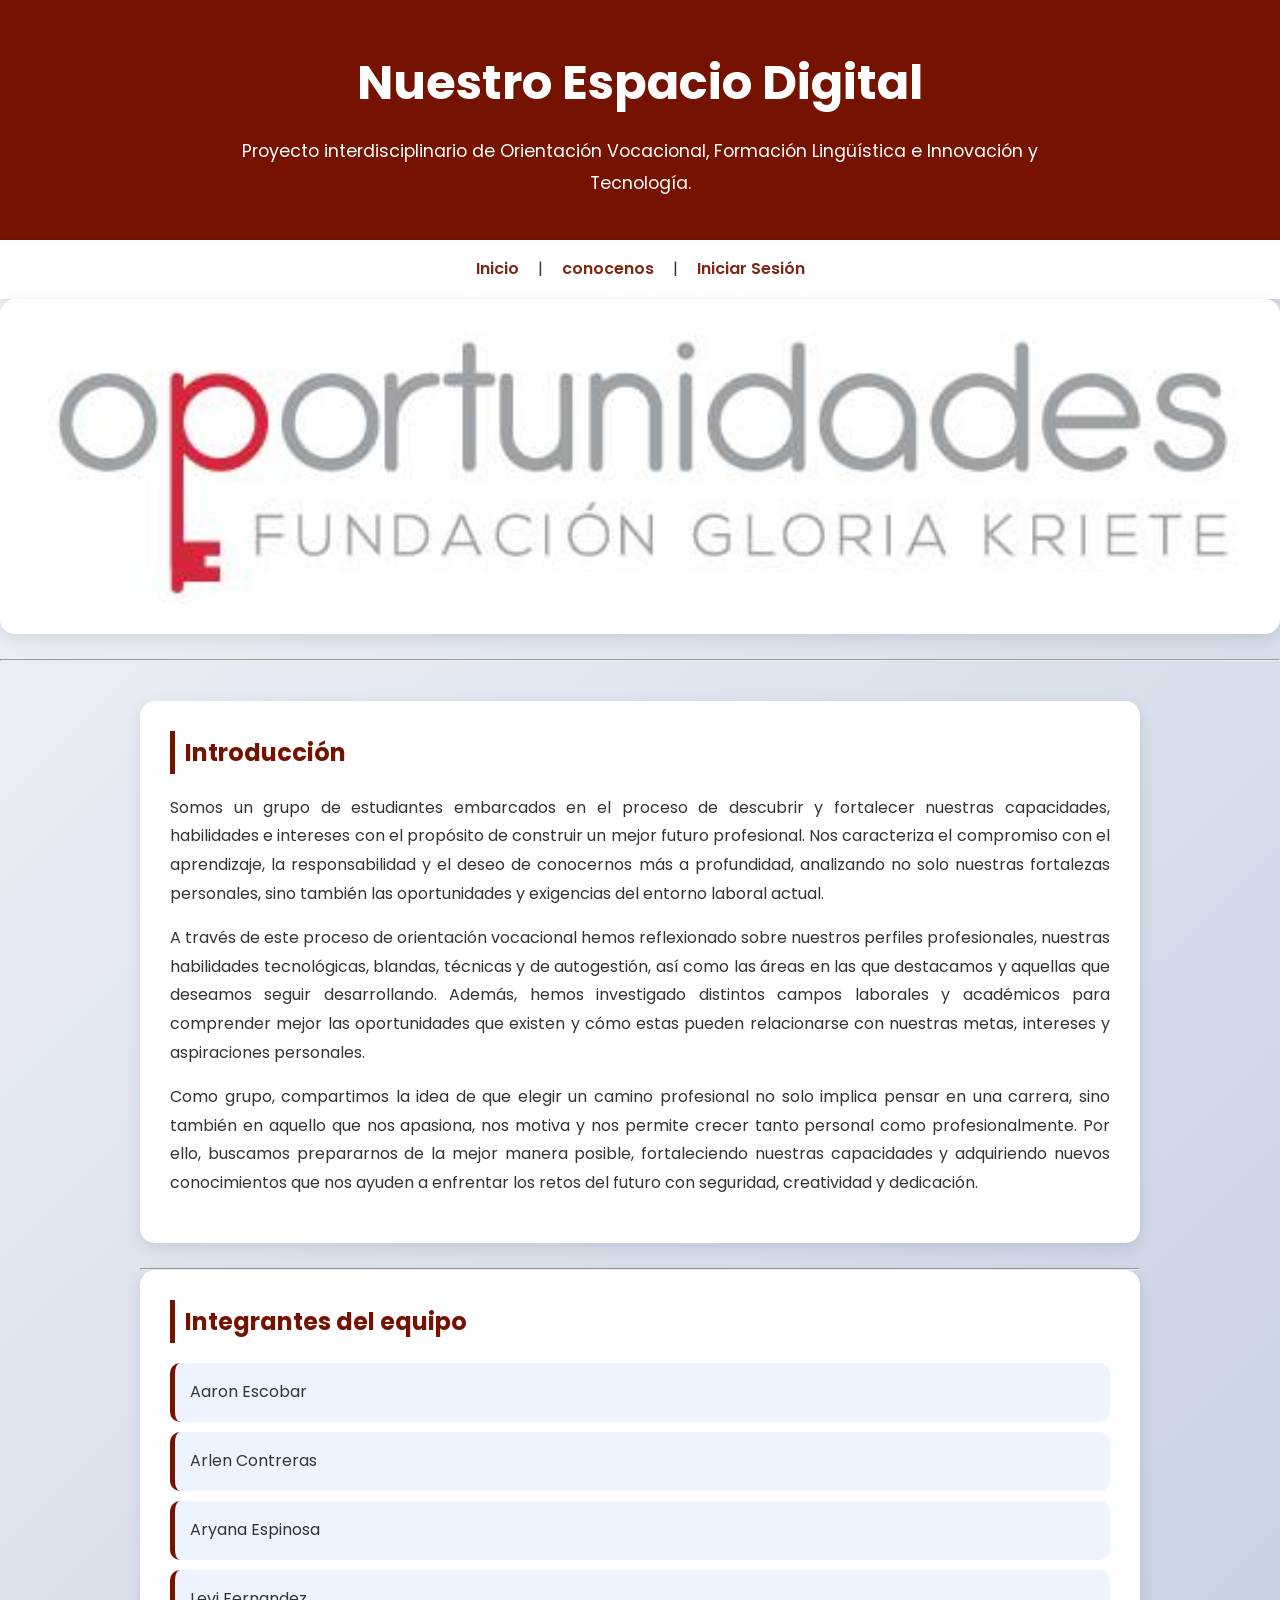
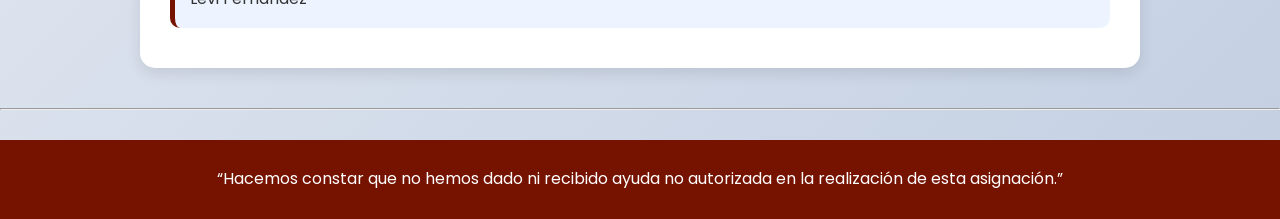
<file: index.html>
<!DOCTYPE html>
<html lang="es">

<head>

    <meta charset="UTF-8">
    <meta name="viewport" content="width=device-width, initial-scale=1.0">
    <title>Nuestro Espacio Digital</title>
    <link rel="stylesheet" href="./css/estilos.css">
</head>

<body>

    <header>
        <h1>Nuestro Espacio Digital</h1>

        <p>
            Proyecto interdisciplinario de Orientación Vocacional,
            Formación Lingüística e Innovación y Tecnología.
        </p>
    </header>
   
    <nav>

        <a href="index.html">Inicio</a> |

        <a href="paginas/personas.html" >conocenos</a> |

        <a href="paginas/login.html">Iniciar Sesión</a>

    
    </nav>
<section class="banner">
    <img src="./fotos/Logo-Oportunidades-V1.png" alt="Oportunidades">

</section>
    <hr>
 

    <main>

        <section>

            <h2>Introducción</h2>

            <p>
                Somos un grupo de estudiantes embarcados en el proceso de descubrir y fortalecer nuestras capacidades, habilidades e intereses con el propósito de construir un mejor futuro profesional. Nos caracteriza el compromiso con el aprendizaje, la responsabilidad y el deseo de conocernos más a profundidad, analizando no solo nuestras fortalezas personales, sino también las oportunidades y exigencias del entorno laboral actual.
            </p>

            <p>
                A través de este proceso de orientación vocacional hemos reflexionado sobre nuestros perfiles profesionales, nuestras habilidades tecnológicas, blandas, técnicas y de autogestión, así como las áreas en las que destacamos y aquellas que deseamos seguir desarrollando. Además, hemos investigado distintos campos laborales y académicos para comprender mejor las oportunidades que existen y cómo estas pueden relacionarse con nuestras metas, intereses y aspiraciones personales.
            </p>

            <p>
                Como grupo, compartimos la idea de que elegir un camino profesional no solo implica pensar en una carrera, sino también en aquello que nos apasiona, nos motiva y nos permite crecer tanto personal como profesionalmente. Por ello, buscamos prepararnos de la mejor manera posible, fortaleciendo nuestras capacidades y adquiriendo nuevos conocimientos que nos ayuden a enfrentar los retos del futuro con seguridad, creatividad y dedicación.
            </p>
        </section>

        <hr>

        <!-- Integrantes -->
        <section>

            <h2>Integrantes del equipo</h2>

            <ul>
                <li>Aaron Escobar</li>
                <li>Arlen Contreras</li>
                <li>Aryana Espinosa</li>
                <li>Levi Fernandez</li>
            </ul>

        </section>

    </main>

    <hr>

    <footer>

        <p>
            “Hacemos constar que no hemos dado ni recibido ayuda no autorizada
            en la realización de esta asignación.”
        </p>

    </footer>

</body>

</html>
</file>
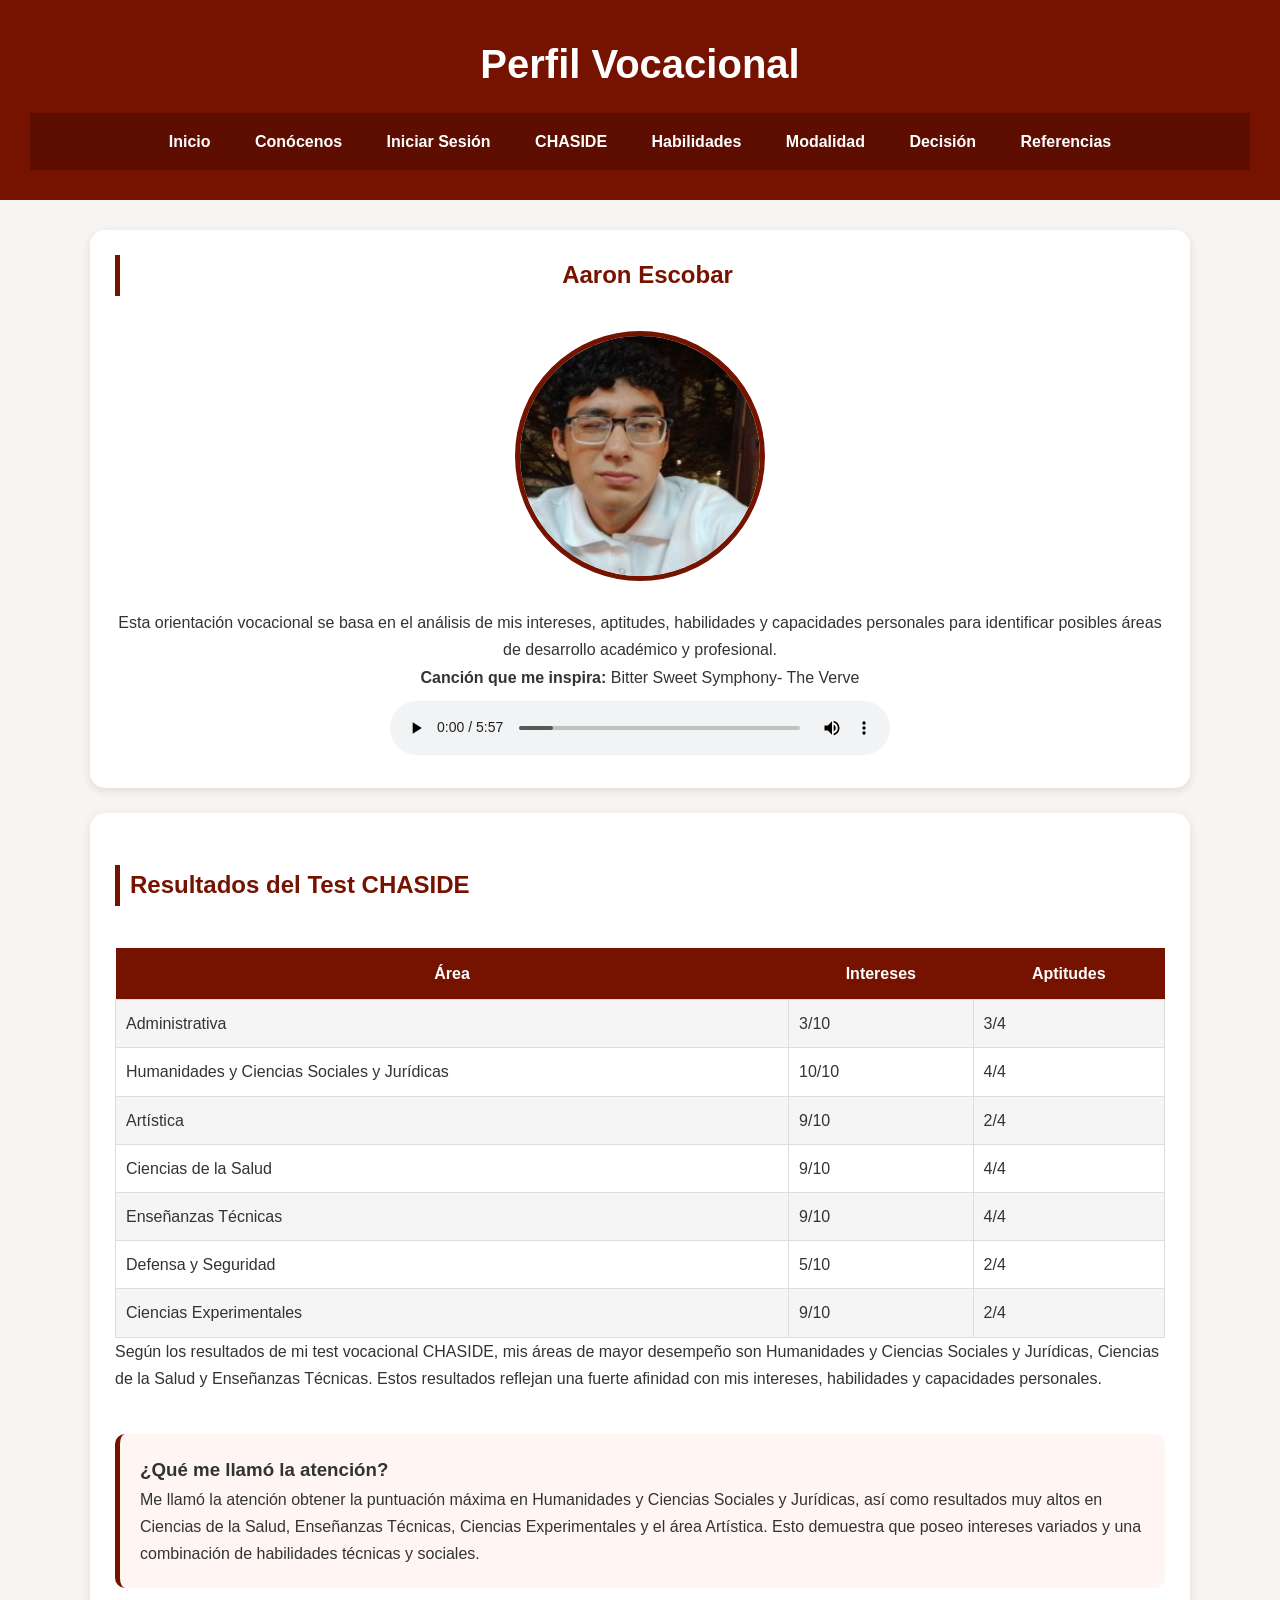
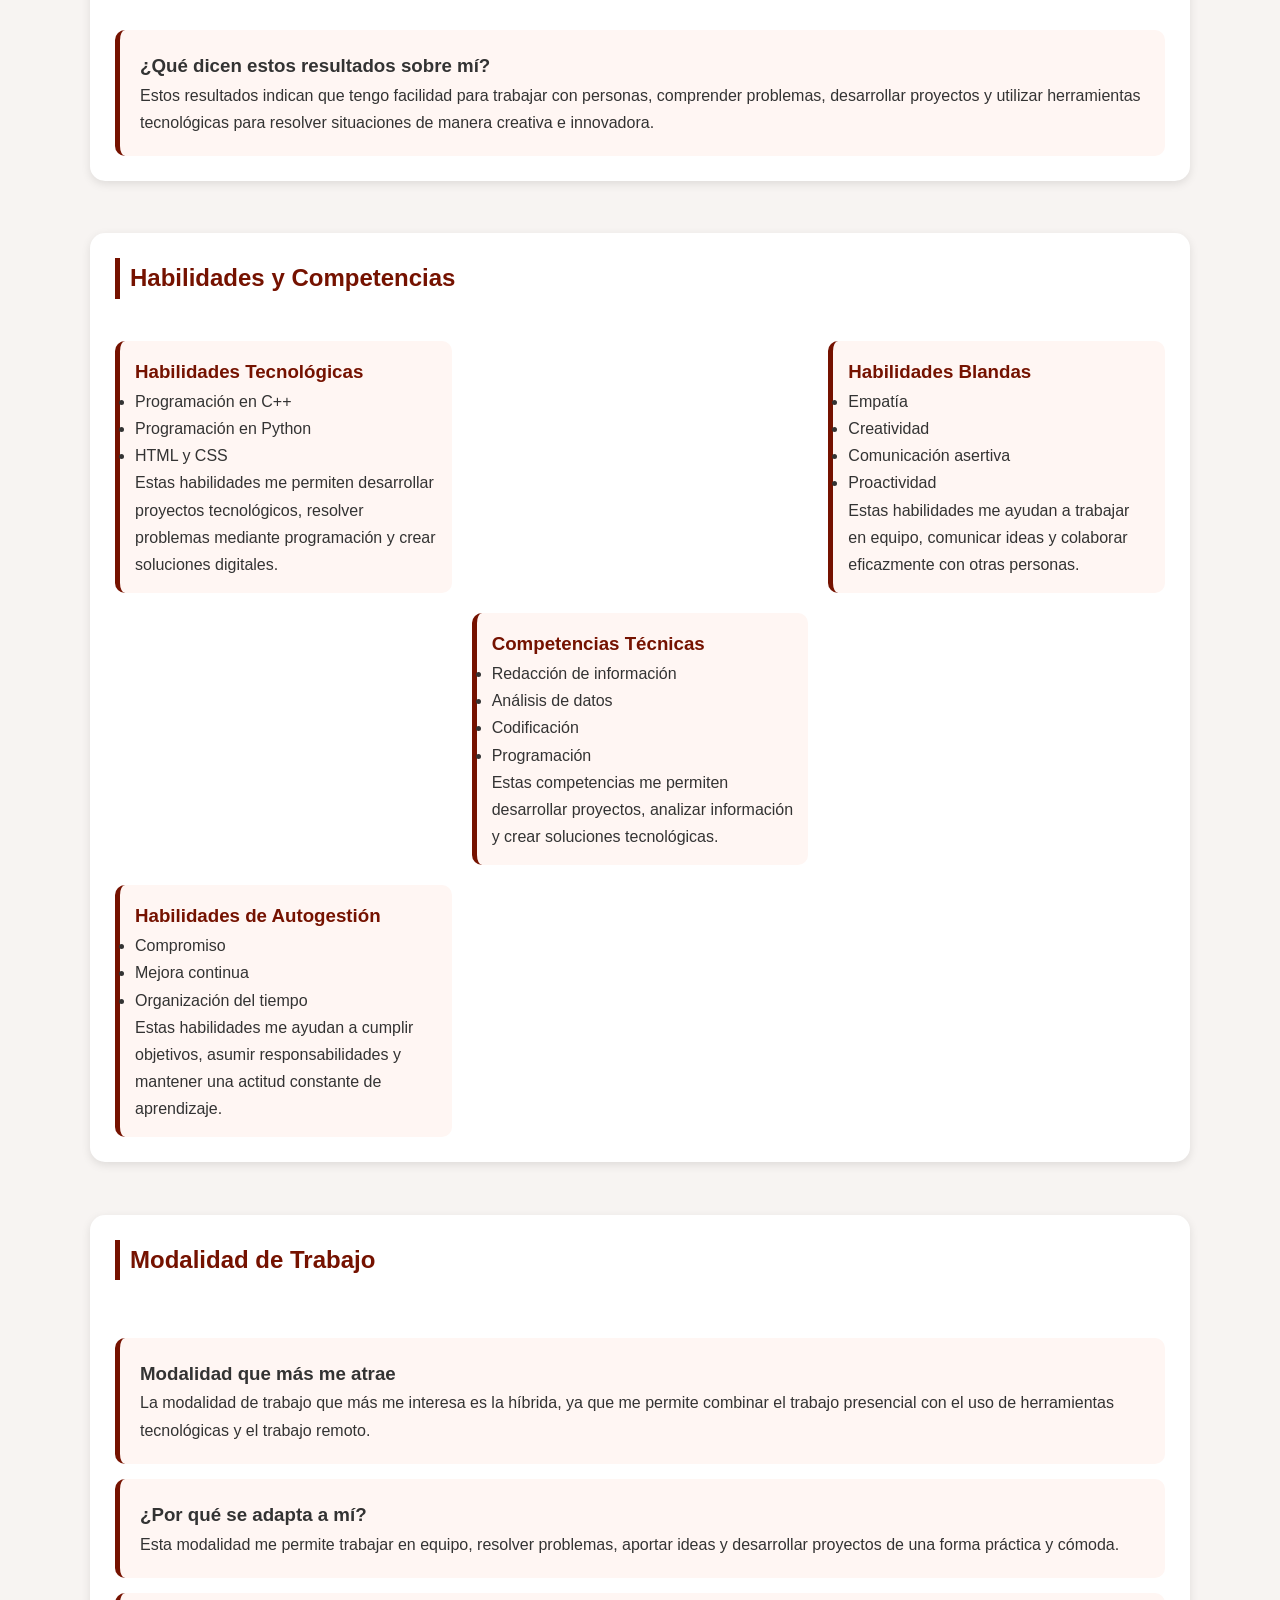
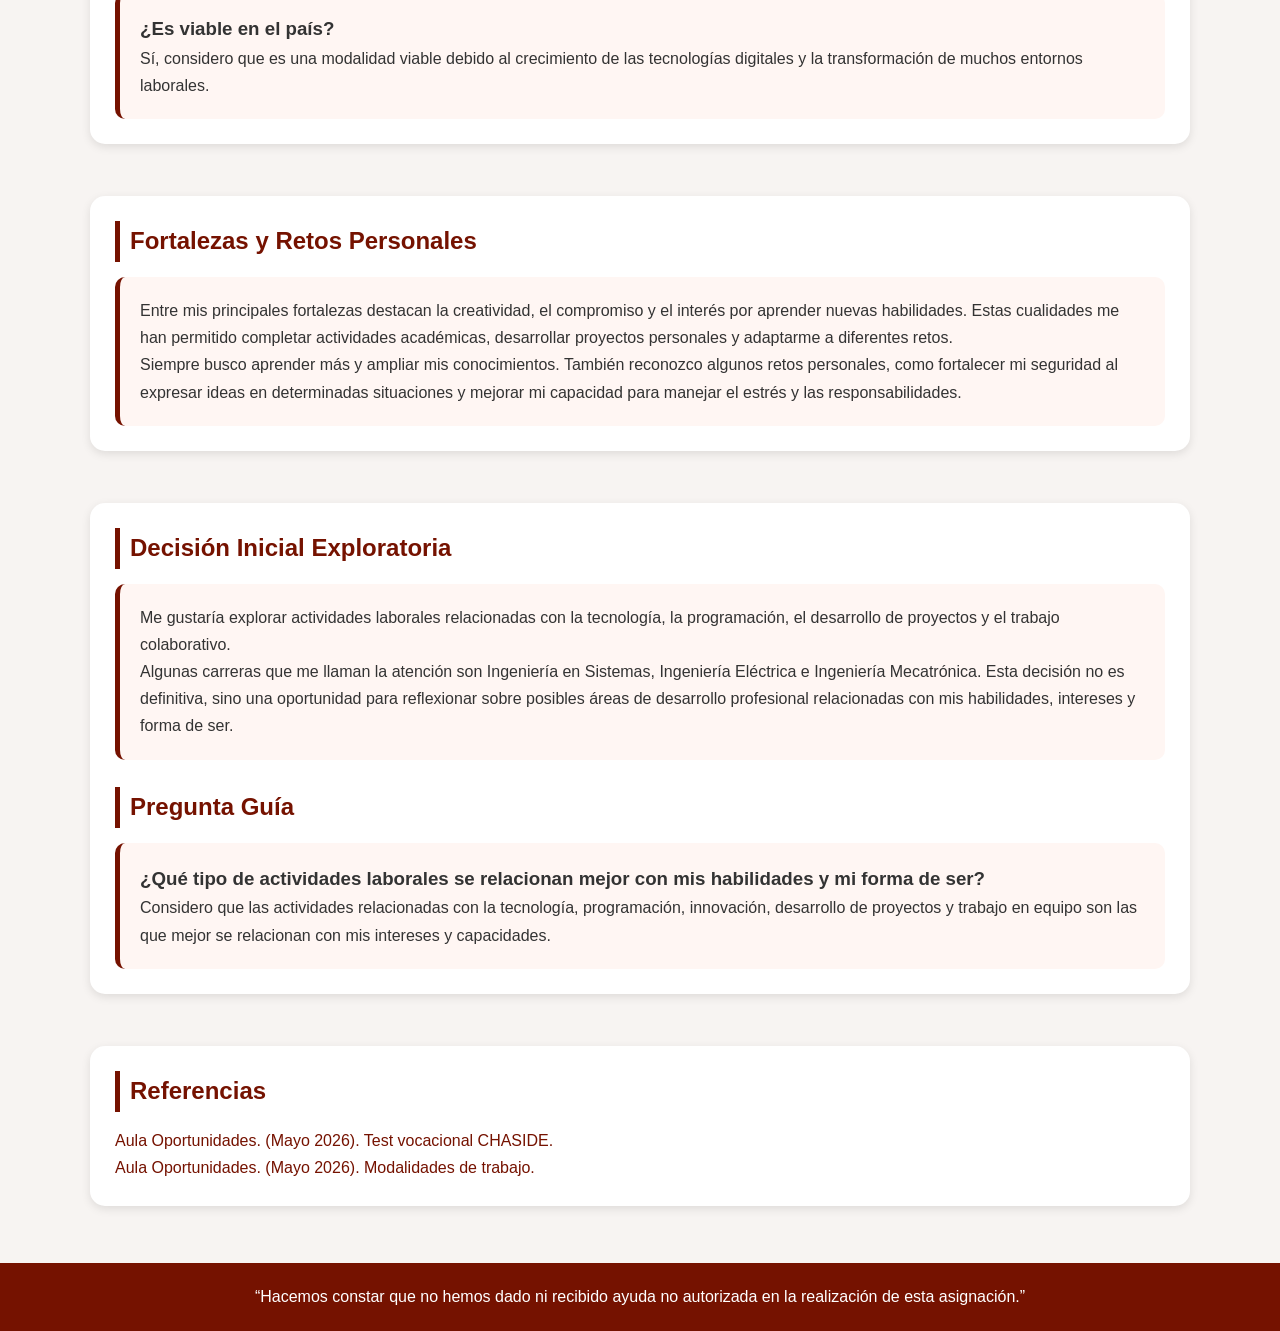
<file: paginas/Aaron_Escobar.html>
<!DOCTYPE html>
<html lang="es">

<head>
    <meta charset="UTF-8">
    <meta name="viewport" content="width=device-width, initial-scale=1.0">
    <title>Perfil Vocacional - Aaron Escobar</title>

    <link rel="stylesheet" href="../css/personas.css">
</head>

<body>

<header>

    <h1>Perfil Vocacional</h1>

    <nav>
        <a href="../index.html">Inicio</a>
        <a href="personas.html">Conócenos</a>
        <a href="login.html">Iniciar Sesión</a>
        <a href="#chaside">CHASIDE</a>
        <a href="#habilidades">Habilidades</a>
        <a href="#modalidad">Modalidad</a>
        <a href="#decision">Decisión</a>
        <a href="#referencias">Referencias</a>
    </nav>

</header>

<main>


<section class="hero" id="inicio">

    <h2>Aaron Escobar</h2>

    <img src="../fotos/ma.jpeg" width="250" alt="Imagen de Marcelo">

    <p>
        Esta orientación vocacional se basa en el análisis de mis intereses,
        aptitudes, habilidades y capacidades personales para identificar
        posibles áreas de desarrollo académico y profesional.
    </p>
      <p><strong>Canción que me inspira:</strong> Bitter Sweet Symphony- The Verve</p>

            <audio controls>
    <source src="../videosYsonidos/Bitter Sweet Symphony (Remastered 2016).mp3" type="audio/mpeg">
</audio>
    

</section>




<section id="chaside">

    <br>

    <h2>Resultados del Test CHASIDE</h2>

    <br>

    <table class="tabla">

        <tr>
            <th>Área</th>
            <th>Intereses</th>
            <th>Aptitudes</th>
        </tr>

        <tr>
            <td>Administrativa</td>
            <td>3/10</td>
            <td>3/4</td>
        </tr>

        <tr>
            <td>Humanidades y Ciencias Sociales y Jurídicas</td>
            <td>10/10</td>
            <td>4/4</td>
        </tr>

        <tr>
            <td>Artística</td>
            <td>9/10</td>
            <td>2/4</td>
        </tr>

        <tr>
            <td>Ciencias de la Salud</td>
            <td>9/10</td>
            <td>4/4</td>
        </tr>

        <tr>
            <td>Enseñanzas Técnicas</td>
            <td>9/10</td>
            <td>4/4</td>
        </tr>

        <tr>
            <td>Defensa y Seguridad</td>
            <td>5/10</td>
            <td>2/4</td>
        </tr>

        <tr>
            <td>Ciencias Experimentales</td>
            <td>9/10</td>
            <td>2/4</td>
        </tr>

    </table>

    <p>
        Según los resultados de mi test vocacional CHASIDE, mis áreas de
        mayor desempeño son Humanidades y Ciencias Sociales y Jurídicas,
        Ciencias de la Salud y Enseñanzas Técnicas. Estos resultados
        reflejan una fuerte afinidad con mis intereses, habilidades y
        capacidades personales.
    </p>

    <br>

    <div class="destacado">

        <h3>¿Qué me llamó la atención?</h3>

        <p>
            Me llamó la atención obtener la puntuación máxima en Humanidades
            y Ciencias Sociales y Jurídicas, así como resultados muy altos
            en Ciencias de la Salud, Enseñanzas Técnicas, Ciencias
            Experimentales y el área Artística. Esto demuestra que poseo
            intereses variados y una combinación de habilidades técnicas y
            sociales.
        </p>

    </div>

    <br>

    <div class="destacado">

        <h3>¿Qué dicen estos resultados sobre mí?</h3>

        <p>
            Estos resultados indican que tengo facilidad para trabajar con
            personas, comprender problemas, desarrollar proyectos y utilizar
            herramientas tecnológicas para resolver situaciones de manera
            creativa e innovadora.
        </p>

    </div>

</section>

<br>

<section id="habilidades">

    <h2>Habilidades y Competencias</h2>

    <br>

    <div class="cards">

        <article class="card">

            <h3>Habilidades Tecnológicas</h3>

            <ul>
                <li>Programación en C++</li>
                <li>Programación en Python</li>
                <li>HTML y CSS</li>
            </ul>

            <p>
                Estas habilidades me permiten desarrollar proyectos
                tecnológicos, resolver problemas mediante programación y
                crear soluciones digitales.
            </p>

        </article>

        <br>

        <article class="card">

            <h3>Habilidades Blandas</h3>

            <ul>
                <li>Empatía</li>
                <li>Creatividad</li>
                <li>Comunicación asertiva</li>
                <li>Proactividad</li>
            </ul>

            <p>
                Estas habilidades me ayudan a trabajar en equipo,
                comunicar ideas y colaborar eficazmente con otras personas.
            </p>

        </article>

        <br>

        <article class="card">

            <h3>Competencias Técnicas</h3>

            <ul>
                <li>Redacción de información</li>
                <li>Análisis de datos</li>
                <li>Codificación</li>
                <li>Programación</li>
            </ul>

            <p>
                Estas competencias me permiten desarrollar proyectos,
                analizar información y crear soluciones tecnológicas.
            </p>

        </article>

        <br>

        <article class="card">

            <h3>Habilidades de Autogestión</h3>

            <ul>
                <li>Compromiso</li>
                <li>Mejora continua</li>
                <li>Organización del tiempo</li>
            </ul>

            <p>
                Estas habilidades me ayudan a cumplir objetivos, asumir
                responsabilidades y mantener una actitud constante de
                aprendizaje.
            </p>

        </article>

    </div>

</section>

<br>

<section id="modalidad">

    <h2>Modalidad de Trabajo</h2>

    <br>

    <div class="destacado">

        <h3>Modalidad que más me atrae</h3>

        <p>
            La modalidad de trabajo que más me interesa es la híbrida,
            ya que me permite combinar el trabajo presencial con el uso
            de herramientas tecnológicas y el trabajo remoto.
        </p>

    </div>

    <div class="destacado">

        <h3>¿Por qué se adapta a mí?</h3>

        <p>
            Esta modalidad me permite trabajar en equipo, resolver
            problemas, aportar ideas y desarrollar proyectos de una forma
            práctica y cómoda.
        </p>

    </div>

    <div class="destacado">

        <h3>¿Es viable en el país?</h3>

        <p>
            Sí, considero que es una modalidad viable debido al crecimiento
            de las tecnologías digitales y la transformación de muchos
            entornos laborales.
        </p>

    </div>

</section>

<br>

<section id="fortalezas">

    <h2>Fortalezas y Retos Personales</h2>

    <div class="destacado">

        <p>
            Entre mis principales fortalezas destacan la creatividad, el
            compromiso y el interés por aprender nuevas habilidades. Estas
            cualidades me han permitido completar actividades académicas,
            desarrollar proyectos personales y adaptarme a diferentes retos.
        </p>

        <p>
            Siempre busco aprender más y ampliar mis conocimientos. También
            reconozco algunos retos personales, como fortalecer mi seguridad
            al expresar ideas en determinadas situaciones y mejorar mi
            capacidad para manejar el estrés y las responsabilidades.
        </p>

    </div>

</section>

<br>

<section id="decision">

    <h2>Decisión Inicial Exploratoria</h2>

    <div class="destacado">

        <p>
            Me gustaría explorar actividades laborales relacionadas con la
            tecnología, la programación, el desarrollo de proyectos y el
            trabajo colaborativo.
        </p>

        <p>
            Algunas carreras que me llaman la atención son Ingeniería en
            Sistemas, Ingeniería Eléctrica e Ingeniería Mecatrónica. Esta
            decisión no es definitiva, sino una oportunidad para reflexionar
            sobre posibles áreas de desarrollo profesional relacionadas con
            mis habilidades, intereses y forma de ser.
        </p>

    </div>

    <br>

    <h2>Pregunta Guía</h2>

    <div class="destacado">

        <h3>
            ¿Qué tipo de actividades laborales se relacionan mejor con mis
            habilidades y mi forma de ser?
        </h3>

        <p>
            Considero que las actividades relacionadas con la tecnología,
            programación, innovación, desarrollo de proyectos y trabajo en
            equipo son las que mejor se relacionan con mis intereses y
            capacidades.
        </p>

    </div>

</section>

<br>

<section id="referencias">

    <h2>Referencias</h2>

    <ul class="referencias">

        <li>
            <a href="https://laoportunidades.org">
                Aula Oportunidades. (Mayo 2026). Test vocacional CHASIDE.
            </a>
        </li>

        <li>
            <a href="https://aulaoportunidades.org/mod/scorm/player.php">
                Aula Oportunidades. (Mayo 2026). Modalidades de trabajo.
            </a>
        </li>

    </ul>

</section>


</main>

<br>


<footer>


<p>
    “Hacemos constar que no hemos dado ni recibido ayuda no autorizada en la realización de esta asignación.”
</p>


</footer>


</body>
</html>
</file>
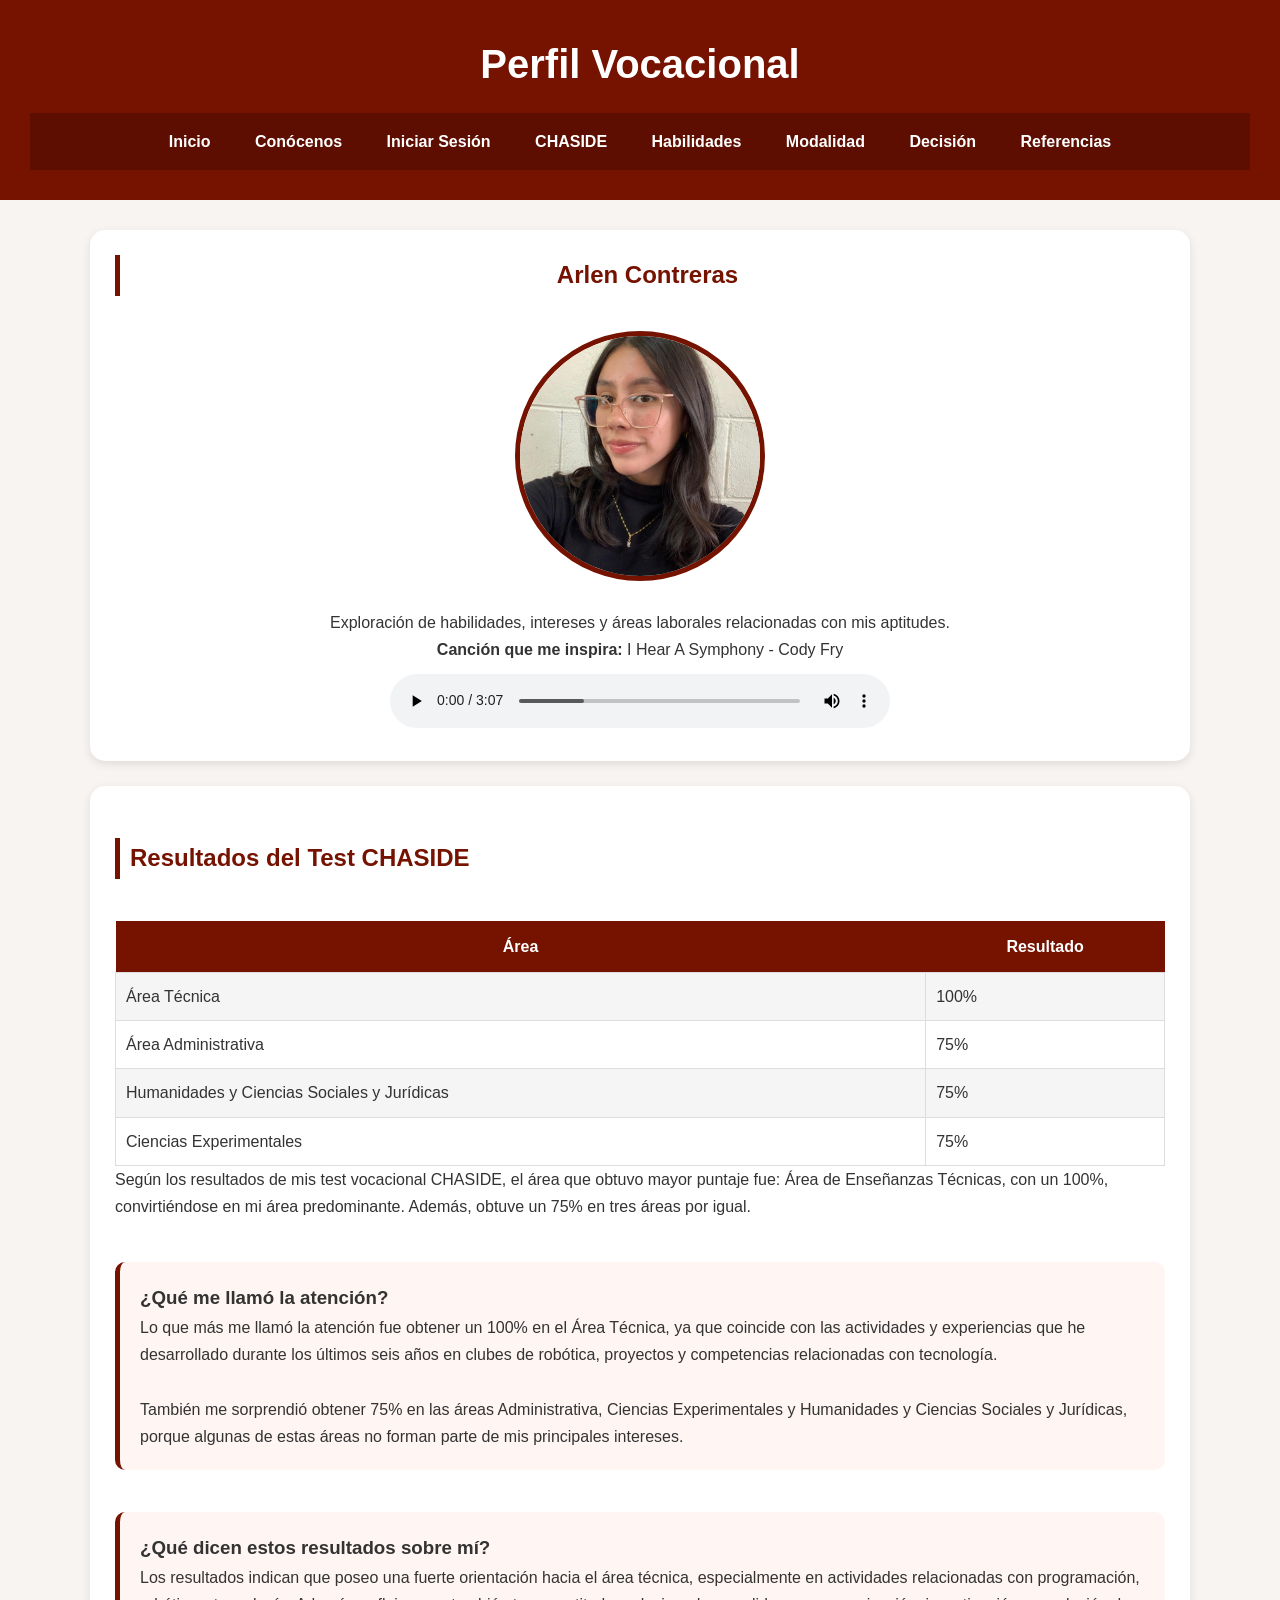
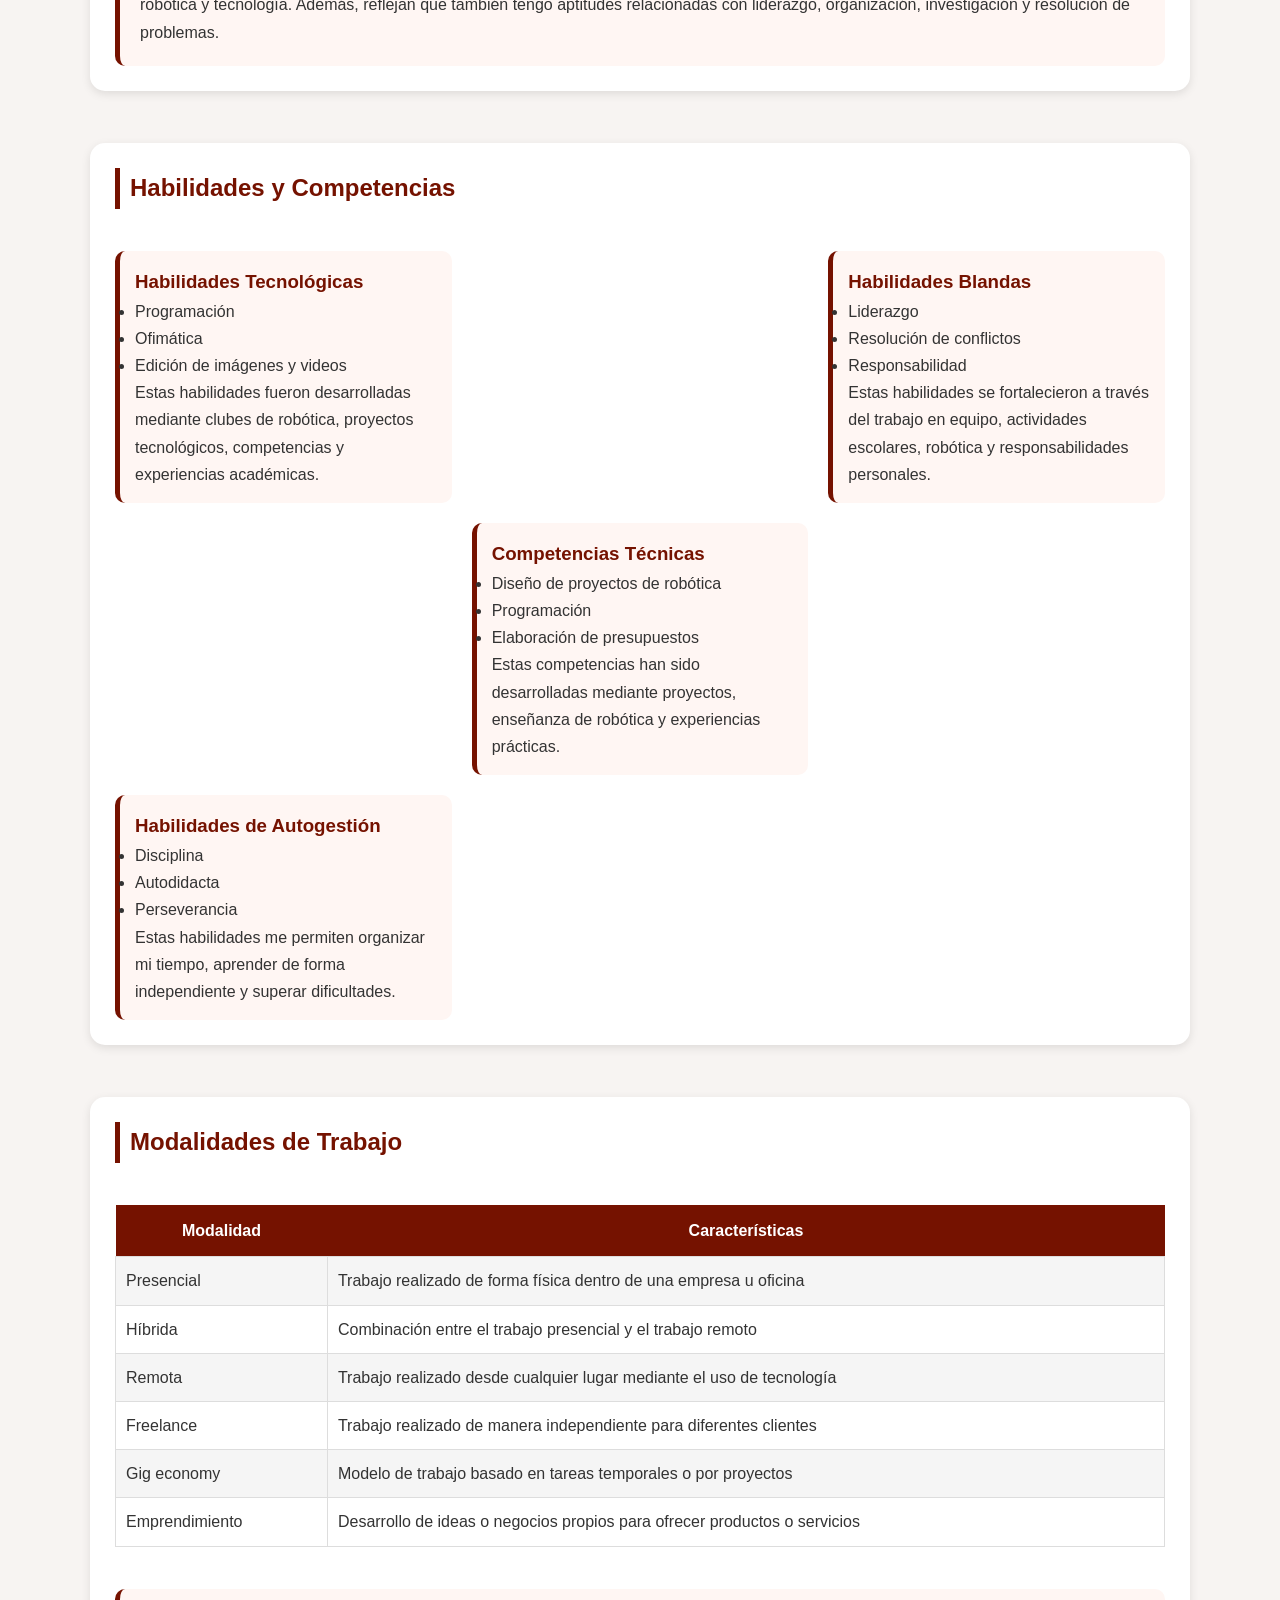
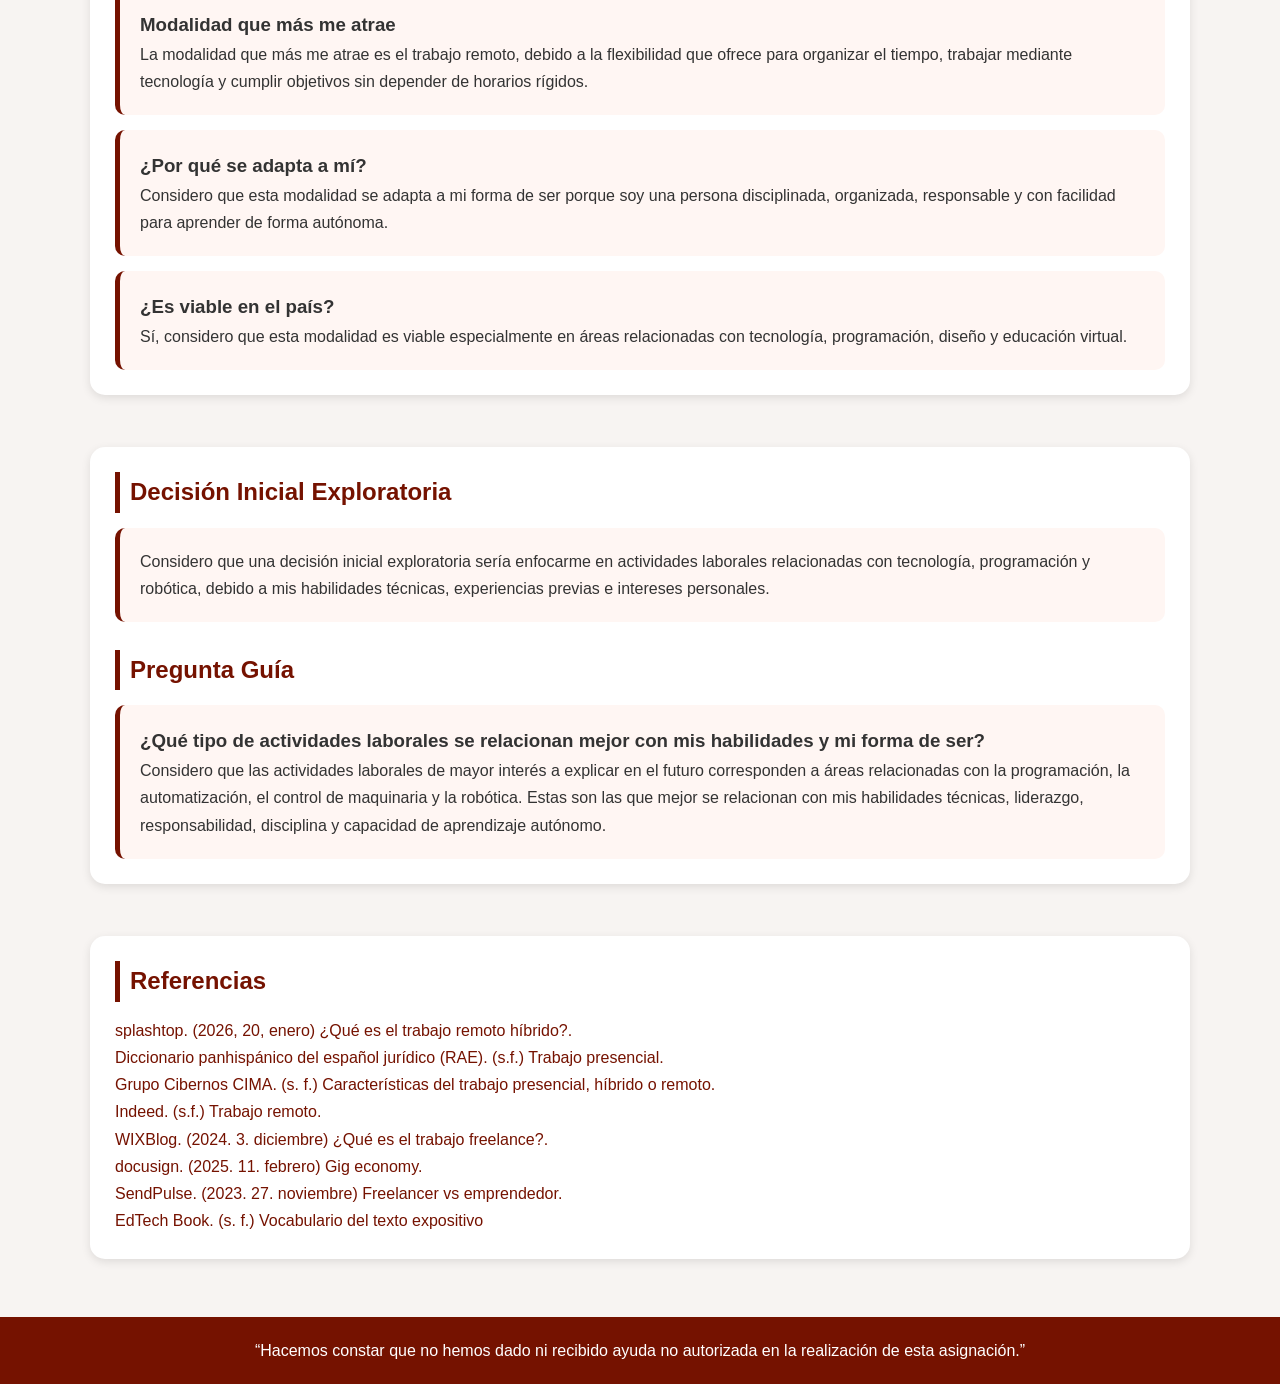
<file: paginas/Arlen_Contreras.html>
<!DOCTYPE html>
<html lang="es">
<head>
    <meta charset="UTF-8">
    <meta name="viewport" content="width=device-width, initial-scale=1.0">
    <title>Arlen Contreras

    </title>
<link rel="stylesheet" href="../css/personas.css">
</head>

<body>

  
    <header>

        <h1>Perfil Vocacional</h1>

        <nav>
            <a href="../index.html">Inicio</a>
            <a href="personas.html">Conócenos</a>
            <a href="login.html">Iniciar Sesión</a>
            <a href="#chaside">CHASIDE</a>
            <a href="#habilidades">Habilidades</a>
            <a href="#modalidad">Modalidad</a>
            <a href="#decision">Decisión</a>
            <a href="#referencias">Referencias</a>
        </nav>

    </header>

    <main>

        <section class="hero" id="inicio">

            <h2>Arlen Contreras</h2>

            <img src="../fotos/arlen.jpeg" width="250"
            alt="Imagen de Arlen">

            <p>
                Exploración de habilidades, intereses y áreas laborales relacionadas
                con mis aptitudes.
            </p> 
            <p><strong>Canción que me inspira:</strong> I Hear A Symphony - Cody Fry</p>

            <audio controls>
    <source src="../videosYsonidos/I Hear A Symphony - [Score Video].mp3" type="audio/mpeg">
    
</audio>
    
  

        </section>

        <section id="chaside">

            <br>

            <h2>Resultados del Test CHASIDE</h2>

            <br>

            <table class="tabla">

                <tr>
                    <th>Área</th>
                    <th>Resultado</th>
                </tr>

                <tr>
                    <td>Área Técnica</td>
                    <td>100%</td>
                </tr>

                <tr>
                    <td>Área Administrativa</td>
                    <td>75%</td>
                </tr>

                <tr>
                    <td>Humanidades y Ciencias Sociales y Jurídicas</td>
                    <td>75%</td>
                </tr>

                <tr>
                    <td>Ciencias Experimentales</td>
                    <td>75%</td>
                </tr>

            </table>
        
            <p>
                Según los resultados de mis test vocacional CHASIDE, el área que obtuvo mayor puntaje 
                fue: Área de Enseñanzas Técnicas, con un 100%, convirtiéndose en mi área predominante. 
                Además, obtuve un 75% en tres áreas por igual.
            </p>

            <br>

            <div class="destacado">

                <h3>¿Qué me llamó la atención?</h3>

                <p>
                    Lo que más me llamó la atención fue obtener un 100% en el Área Técnica,
                    ya que coincide con las actividades y experiencias que he desarrollado
                    durante los últimos seis años en clubes de robótica, proyectos y competencias
                    relacionadas con tecnología.
                </p>

                <br>

                <p>
                    También me sorprendió obtener 75% en las áreas Administrativa,
                    Ciencias Experimentales y Humanidades y Ciencias Sociales y Jurídicas,
                    porque algunas de estas áreas no forman parte de mis principales intereses.
                </p>

            </div>

            <br>

            <div class="destacado">

                <h3>¿Qué dicen estos resultados sobre mí?</h3>

                <p>
                    Los resultados indican que poseo una fuerte orientación hacia el área técnica,
                    especialmente en actividades relacionadas con programación, robótica y tecnología.
                    Además, reflejan que también tengo aptitudes relacionadas con liderazgo,
                    organización, investigación y resolución de problemas.
                </p>

            </div>

        </section>

        <br>

        <section id="habilidades">

            <h2>Habilidades y Competencias</h2>

            <br>

            <div class="cards">

                <article class="card">

                    <h3>Habilidades Tecnológicas</h3>

                    <ul>
                        <li>Programación</li>
                        <li>Ofimática</li>
                        <li>Edición de imágenes y videos</li>
                    </ul>

                    <p>
                        Estas habilidades fueron desarrolladas mediante clubes de robótica,
                        proyectos tecnológicos, competencias y experiencias académicas.
                    </p>

                </article>

                <br>

                <article class="card">

                    <h3>Habilidades Blandas</h3>

                    <ul>
                        <li>Liderazgo</li>
                        <li>Resolución de conflictos</li>
                        <li>Responsabilidad</li>
                    </ul>

                    <p>
                        Estas habilidades se fortalecieron a través del trabajo en equipo,
                        actividades escolares, robótica y responsabilidades personales.
                    </p>

                </article>

                <br>

                <article class="card">

                    <h3>Competencias Técnicas</h3>

                    <ul>
                        <li>Diseño de proyectos de robótica</li>
                        <li>Programación</li>
                        <li>Elaboración de presupuestos</li>
                    </ul>

                    <p>
                        Estas competencias han sido desarrolladas mediante proyectos,
                        enseñanza de robótica y experiencias prácticas.
                    </p>

                </article>

                <br>

                <article class="card">

                    <h3>Habilidades de Autogestión</h3>

                    <ul>
                        <li>Disciplina</li>
                        <li>Autodidacta</li>
                        <li>Perseverancia</li>
                    </ul>

                    <p>
                        Estas habilidades me permiten organizar mi tiempo,
                        aprender de forma independiente y superar dificultades.
                    </p>

                </article>

            </div>

        </section>

        <br>

        <section id="modalidad">

            <h2>Modalidades de Trabajo</h2>

            <br>

            <table class="tabla">

                <tr>
                    <th>Modalidad</th>
                    <th>Características</th>
                </tr>

                <tr>
                    <td>Presencial</td>
                    <td>Trabajo realizado de forma física dentro de una empresa u oficina</td>
                </tr>

                <tr>
                    <td>Híbrida</td>
                    <td>Combinación entre el trabajo presencial y el trabajo remoto</td>
                </tr>

                <tr>
                    <td>Remota</td>
                    <td>Trabajo realizado desde cualquier lugar mediante el uso de tecnología</td>
                </tr>

                <tr>
                    <td>Freelance</td>
                    <td>Trabajo realizado de manera independiente para diferentes clientes</td>
                </tr>

                <tr>
                    <td>Gig economy</td>
                    <td>Modelo de trabajo basado en tareas temporales o por proyectos</td>
                </tr>

                <tr>
                    <td>Emprendimiento</td>
                    <td>Desarrollo de ideas o negocios propios para ofrecer productos o servicios</td>
                </tr>

            </table>

            <br>

            <div class="destacado">

                <h3>Modalidad que más me atrae</h3>

                <p>
                    La modalidad que más me atrae es el trabajo remoto,
                    debido a la flexibilidad que ofrece para organizar el tiempo,
                    trabajar mediante tecnología y cumplir objetivos sin depender
                    de horarios rígidos.
                </p>

            </div>

            <div class="destacado">

                <h3>¿Por qué se adapta a mí?</h3>

                <p>
                    Considero que esta modalidad se adapta a mi forma de ser
                    porque soy una persona disciplinada, organizada, responsable
                    y con facilidad para aprender de forma autónoma.
                </p>

            </div>

            <div class="destacado">

                <h3>¿Es viable en el país?</h3>

                <p>
                    Sí, considero que esta modalidad es viable especialmente
                    en áreas relacionadas con tecnología, programación,
                    diseño y educación virtual.
                </p>

            </div>

        </section>

        <br>

        <section id="decision">

            <h2>Decisión Inicial Exploratoria</h2>

            <div class="destacado">

                <p>
                    Considero que una decisión inicial exploratoria sería enfocarme
                    en actividades laborales relacionadas con tecnología,
                    programación y robótica, debido a mis habilidades técnicas,
                    experiencias previas e intereses personales.
                </p>

            </div>

            <br>

            <h2>Pregunta Guía</h2>

            <div class="destacado">

                <h3>
                    ¿Qué tipo de actividades laborales se relacionan mejor
                    con mis habilidades y mi forma de ser?
                </h3>

                <p>
                    Considero que las actividades laborales de mayor interés 
                    a explicar en el futuro corresponden a áreas relacionadas 
                    con la programación, la automatización, el control de 
                    maquinaria y la robótica. Estas son las que mejor se relacionan
                    con mis habilidades técnicas, liderazgo, responsabilidad,
                    disciplina y capacidad de aprendizaje autónomo.
                </p>

            </div>

        </section>

        <br>

        <section id="referencias">

            <h2>Referencias</h2>

            <ul class="referencias">

                <li>
                    <a href = https://www.splashtop.com/es/blog/what-is-hybrid-work>splashtop. (2026, 20, enero) ¿Qué es el trabajo remoto híbrido?.</a>
                </li>

                <li>
                    <a href = https://dpej.rae.es/lema/trabajo-presencial>Diccionario panhispánico del español jurídico (RAE). (s.f.) Trabajo presencial.</a>
                </li>

                <li>
                    <a href = https://cima.grupocibernos.com/blog/caracteristicas-del-trabajo-presencial-hibrido-o-remoto>Grupo Cibernos CIMA. (s. f.) Características del trabajo presencial, híbrido o remoto.</a>
                </li>

                <li>
                    <a href = https://www.indeed.com/orientacion-profesional/como-encontrar-empleo/trabajo-remoto>Indeed. (s.f.) Trabajo remoto.</a>
                </li>

                <li>
                    <a href = https://es.wix.com/blog/que-es-freelance>WIXBlog. (2024. 3. diciembre) ¿Qué es el trabajo freelance?.</a>
                </li>

                <li>
                    <a href = https://www.docusign.com/es-mx/blog/gig-economy>docusign. (2025. 11. febrero) Gig economy.</a>
                </li>

                <li>
                    <a href = https://sendpulse.com/latam/blog/freelancer-vs-emprendedor-cual-es-la-diferencia>SendPulse. (2023. 27. noviembre) Freelancer vs emprendedor.</a>
                </li>

                <li>
                    <a href = https://edtechbooks.org/gramatica_y_composicion/vocabulario_texto_ex>EdTech Book. (s. f.) Vocabulario del texto expositivo</a>
                </li>

            </ul>

        </section>

    </main>

    <br>

  
    <footer>

        <p>
            “Hacemos constar que no hemos dado ni recibido ayuda no autorizada en la realización de esta asignación.”
        </p>

    </footer>



</body>
</html>
</file>
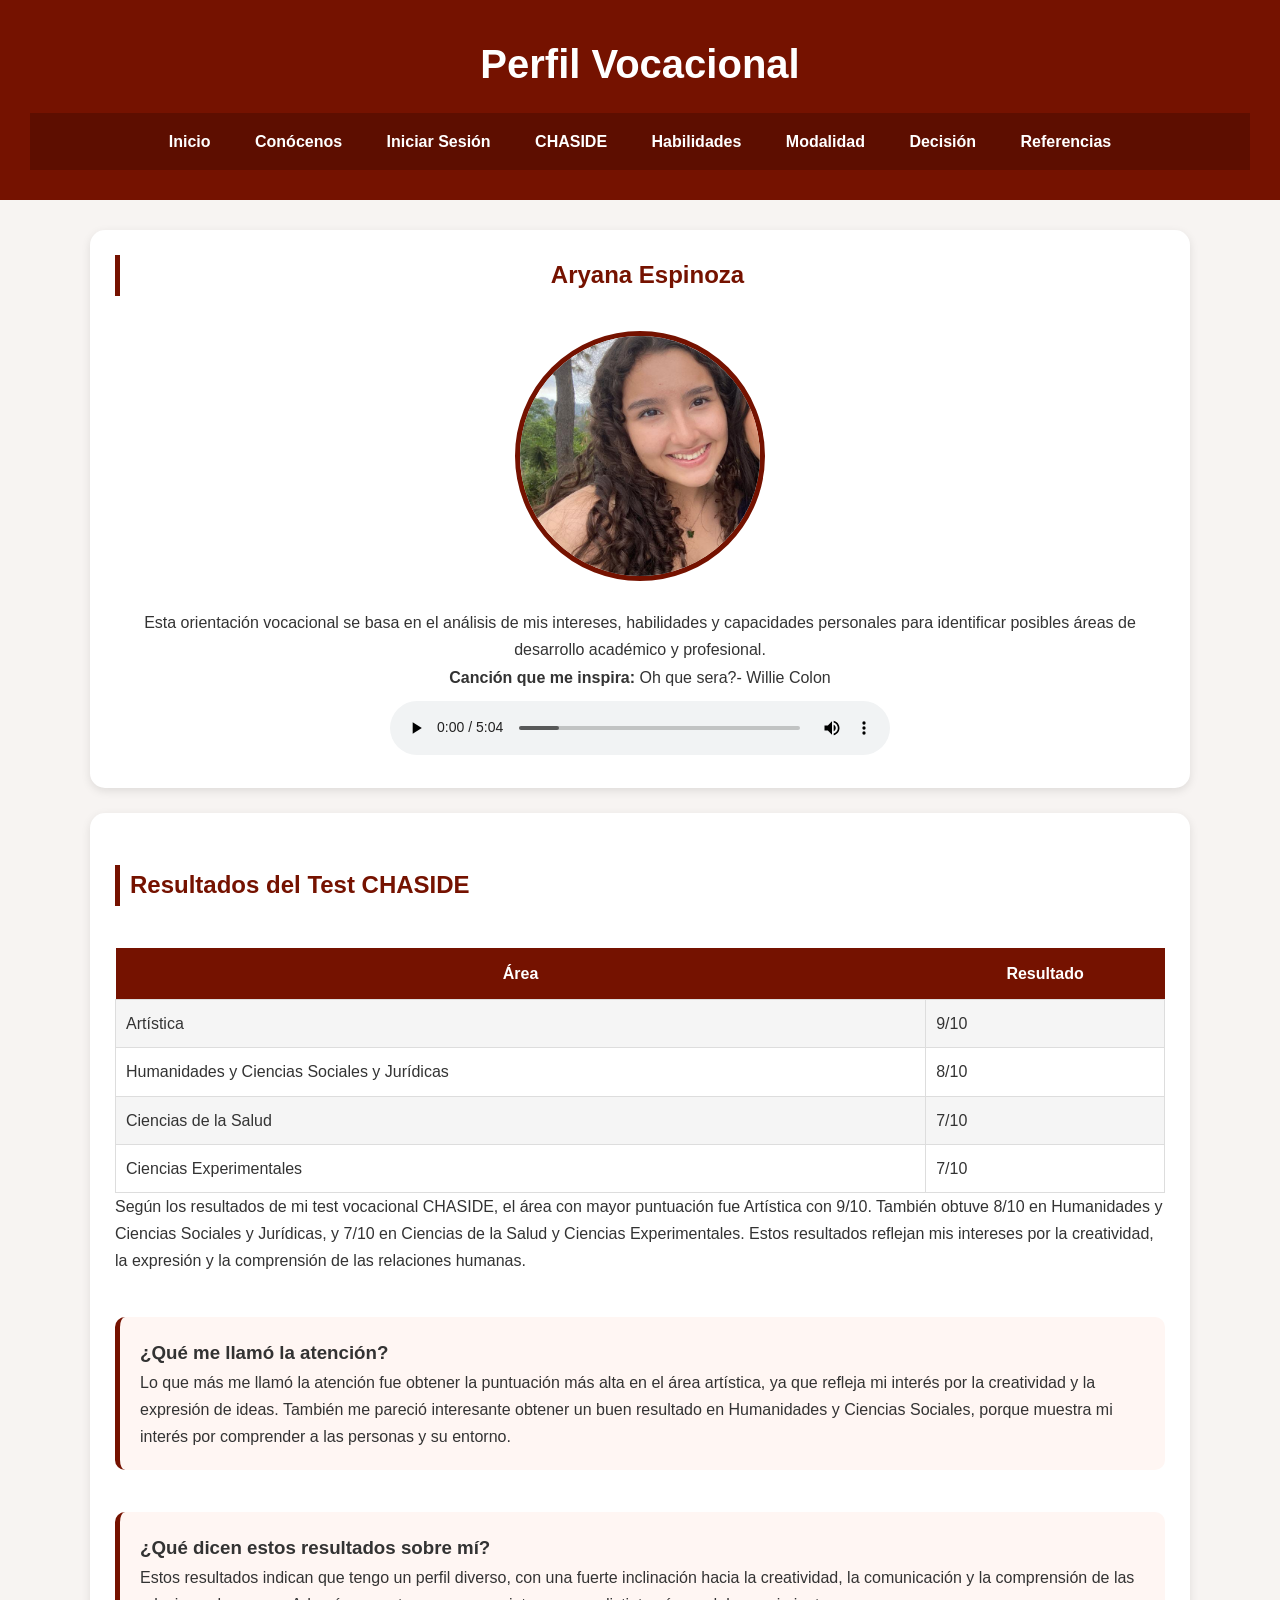
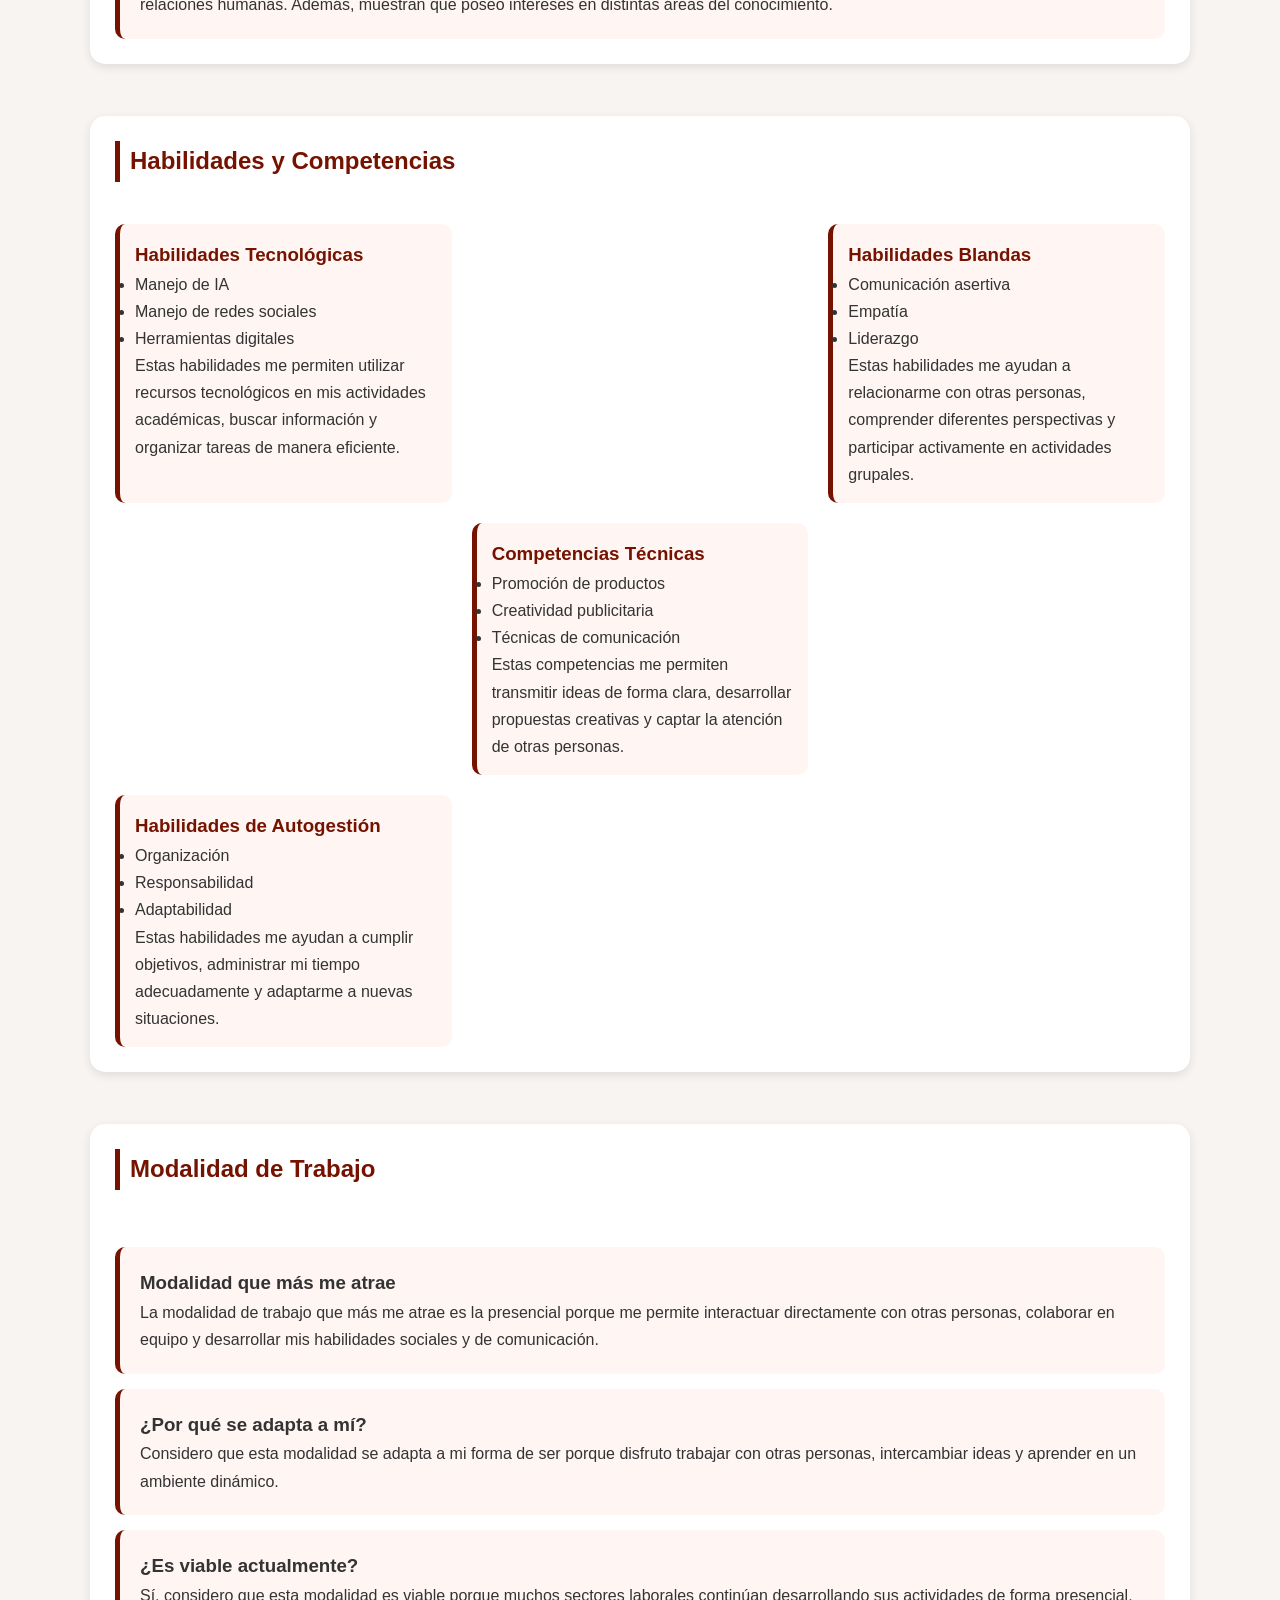
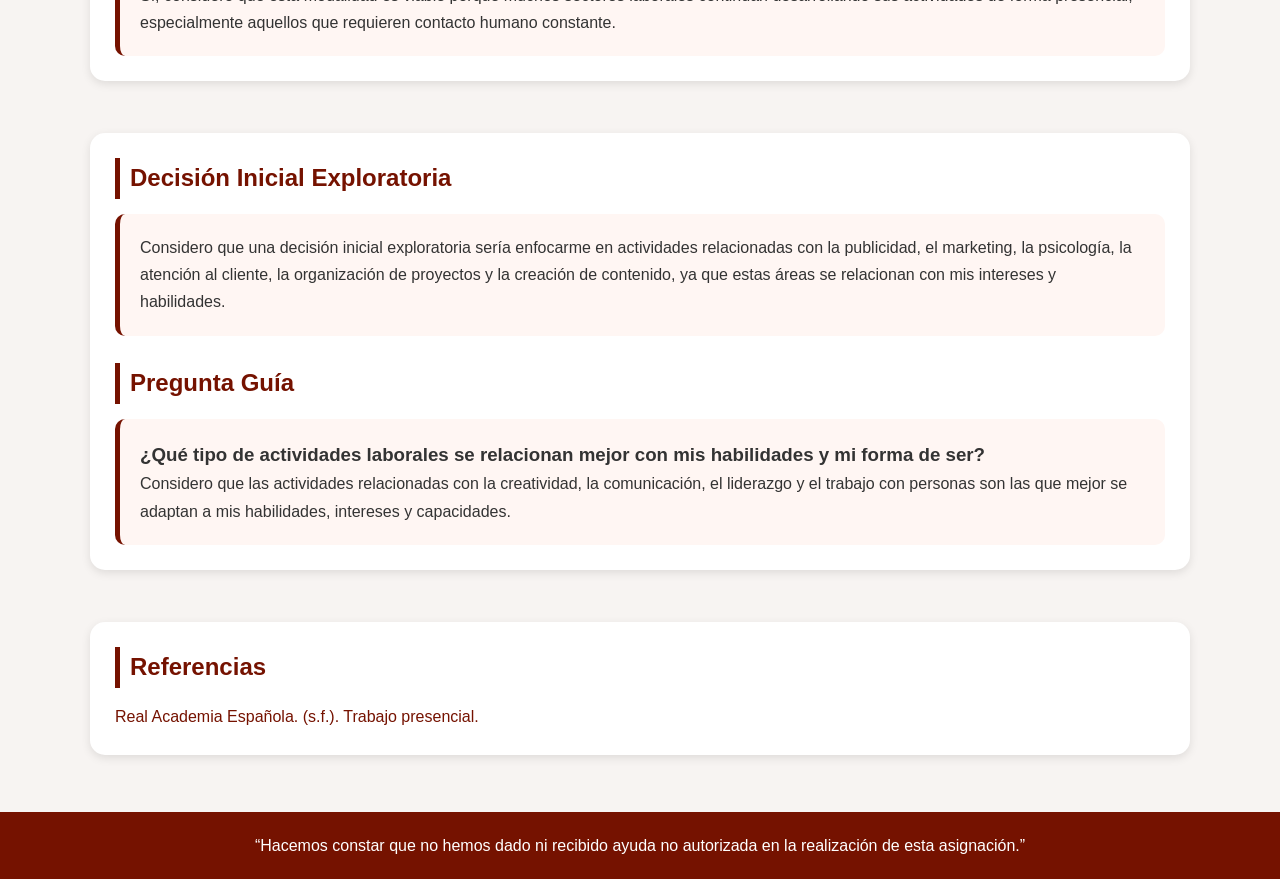
<file: paginas/Aryana_espinosa.html>
<!DOCTYPE html>

<html lang="es">
<head>
    <meta charset="UTF-8">
    <meta name="viewport" content="width=device-width, initial-scale=1.0">
    <title>Aryana Espinoza</title>
    <link rel="stylesheet" href="../css/personas.css">
</head>
<body>

<header>


<h1>Perfil Vocacional</h1>

<nav>
    <a href="../index.html">Inicio</a>
    <a href="personas.html">Conócenos</a>
    <a href="login.html">Iniciar Sesión</a>
    <a href="#chaside">CHASIDE</a>
    <a href="#habilidades">Habilidades</a>
    <a href="#modalidad">Modalidad</a>
    <a href="#decision">Decisión</a>
    <a href="#referencias">Referencias</a>
</nav>
</header>

<main>


<section class="hero" id="inicio">
    <h2>Aryana Espinoza</h2>

    <img src="../fotos/ary.jpeg" width="250"
    alt="Imagen de Aryana ">
    <p>
        Esta orientación vocacional se basa en el análisis de mis intereses,
        habilidades y capacidades personales para identificar posibles áreas
        de desarrollo académico y profesional.
    </p>
      <p><strong>Canción que me inspira:</strong> Oh que sera?- Willie Colon</p>

            <audio controls>
    <source src="../videosYsonidos/Oh Qué Será_.mp3" type="audio/mpeg">
    
</section>

<section id="chaside">

    <br>

    <h2>Resultados del Test CHASIDE</h2>

    <br>

    <table class="tabla">

        <tr>
            <th>Área</th>
            <th>Resultado</th>
        </tr>

        <tr>
            <td>Artística</td>
            <td>9/10</td>
        </tr>

        <tr>
            <td>Humanidades y Ciencias Sociales y Jurídicas</td>
            <td>8/10</td>
        </tr>

        <tr>
            <td>Ciencias de la Salud</td>
            <td>7/10</td>
        </tr>

        <tr>
            <td>Ciencias Experimentales</td>
            <td>7/10</td>
        </tr>

    </table>
    <p>
        Según los resultados de mi test vocacional CHASIDE, el área con
        mayor puntuación fue Artística con 9/10. También obtuve 8/10 en
        Humanidades y Ciencias Sociales y Jurídicas, y 7/10 en Ciencias
        de la Salud y Ciencias Experimentales. Estos resultados reflejan
        mis intereses por la creatividad, la expresión y la comprensión
        de las relaciones humanas.
    </p>
    <br>
    <div class="destacado">
        <h3>¿Qué me llamó la atención?</h3>
        <p>
            Lo que más me llamó la atención fue obtener la puntuación más
            alta en el área artística, ya que refleja mi interés por la
            creatividad y la expresión de ideas. También me pareció
            interesante obtener un buen resultado en Humanidades y Ciencias
            Sociales, porque muestra mi interés por comprender a las
            personas y su entorno.
        </p>
    </div>
    <br>
    <div class="destacado">

        <h3>¿Qué dicen estos resultados sobre mí?</h3>

        <p>
            Estos resultados indican que tengo un perfil diverso, con una
            fuerte inclinación hacia la creatividad, la comunicación y la
            comprensión de las relaciones humanas. Además, muestran que
            poseo intereses en distintas áreas del conocimiento.
        </p>

    </div>

</section>

<br>

<section id="habilidades">

    <h2>Habilidades y Competencias</h2>

    <br>

    <div class="cards">

        <article class="card">

            <h3>Habilidades Tecnológicas</h3>

            <ul>
                <li>Manejo de IA</li>
                <li>Manejo de redes sociales</li>
                <li>Herramientas digitales</li>
            </ul>

            <p>
                Estas habilidades me permiten utilizar recursos tecnológicos
                en mis actividades académicas, buscar información y organizar
                tareas de manera eficiente.
            </p>

        </article>

        <br>

        <article class="card">

            <h3>Habilidades Blandas</h3>

            <ul>
                <li>Comunicación asertiva</li>
                <li>Empatía</li>
                <li>Liderazgo</li>
            </ul>

            <p>
                Estas habilidades me ayudan a relacionarme con otras personas,
                comprender diferentes perspectivas y participar activamente
                en actividades grupales.
            </p>

        </article>

        <br>

        <article class="card">

            <h3>Competencias Técnicas</h3>

            <ul>
                <li>Promoción de productos</li>
                <li>Creatividad publicitaria</li>
                <li>Técnicas de comunicación</li>
            </ul>

            <p>
                Estas competencias me permiten transmitir ideas de forma
                clara, desarrollar propuestas creativas y captar la atención
                de otras personas.
            </p>

        </article>

        <br>

        <article class="card">

            <h3>Habilidades de Autogestión</h3>

            <ul>
                <li>Organización</li>
                <li>Responsabilidad</li>
                <li>Adaptabilidad</li>
            </ul>

            <p>
                Estas habilidades me ayudan a cumplir objetivos, administrar
                mi tiempo adecuadamente y adaptarme a nuevas situaciones.
            </p>

        </article>

    </div>

</section>

<br>

<section id="modalidad">

    <h2>Modalidad de Trabajo</h2>

    <br>

    <div class="destacado">

        <h3>Modalidad que más me atrae</h3>

        <p>
            La modalidad de trabajo que más me atrae es la presencial porque
            me permite interactuar directamente con otras personas, colaborar
            en equipo y desarrollar mis habilidades sociales y de comunicación.
        </p>

    </div>

    <div class="destacado">

        <h3>¿Por qué se adapta a mí?</h3>

        <p>
            Considero que esta modalidad se adapta a mi forma de ser porque
            disfruto trabajar con otras personas, intercambiar ideas y
            aprender en un ambiente dinámico.
        </p>

    </div>

    <div class="destacado">

        <h3>¿Es viable actualmente?</h3>

        <p>
            Sí, considero que esta modalidad es viable porque muchos sectores
            laborales continúan desarrollando sus actividades de forma
            presencial, especialmente aquellos que requieren contacto humano
            constante.
        </p>

    </div>

</section>

<br>

<section id="decision">

    <h2>Decisión Inicial Exploratoria</h2>

    <div class="destacado">

        <p>
            Considero que una decisión inicial exploratoria sería enfocarme
            en actividades relacionadas con la publicidad, el marketing,
            la psicología, la atención al cliente, la organización de
            proyectos y la creación de contenido, ya que estas áreas se
            relacionan con mis intereses y habilidades.
        </p>

    </div>

    <br>

    <h2>Pregunta Guía</h2>

    <div class="destacado">

        <h3>
            ¿Qué tipo de actividades laborales se relacionan mejor con mis
            habilidades y mi forma de ser?
        </h3>

        <p>
            Considero que las actividades relacionadas con la creatividad,
            la comunicación, el liderazgo y el trabajo con personas son las
            que mejor se adaptan a mis habilidades, intereses y capacidades.
        </p>

    </div>

</section>

<br>

<section id="referencias">

    <h2>Referencias</h2>

    <ul class="referencias">

        <li>
            <a href="https://dpej.rae.es/lema/trabajo-presencial">
                Real Academia Española. (s.f.). Trabajo presencial.
            </a>
        </li>

    </ul>

</section>


</main>

<br>



<footer>


<p>
    “Hacemos constar que no hemos dado ni recibido ayuda no autorizada en la realización de esta asignación.”
</p>


</footer>


</body>
</html>
</file>
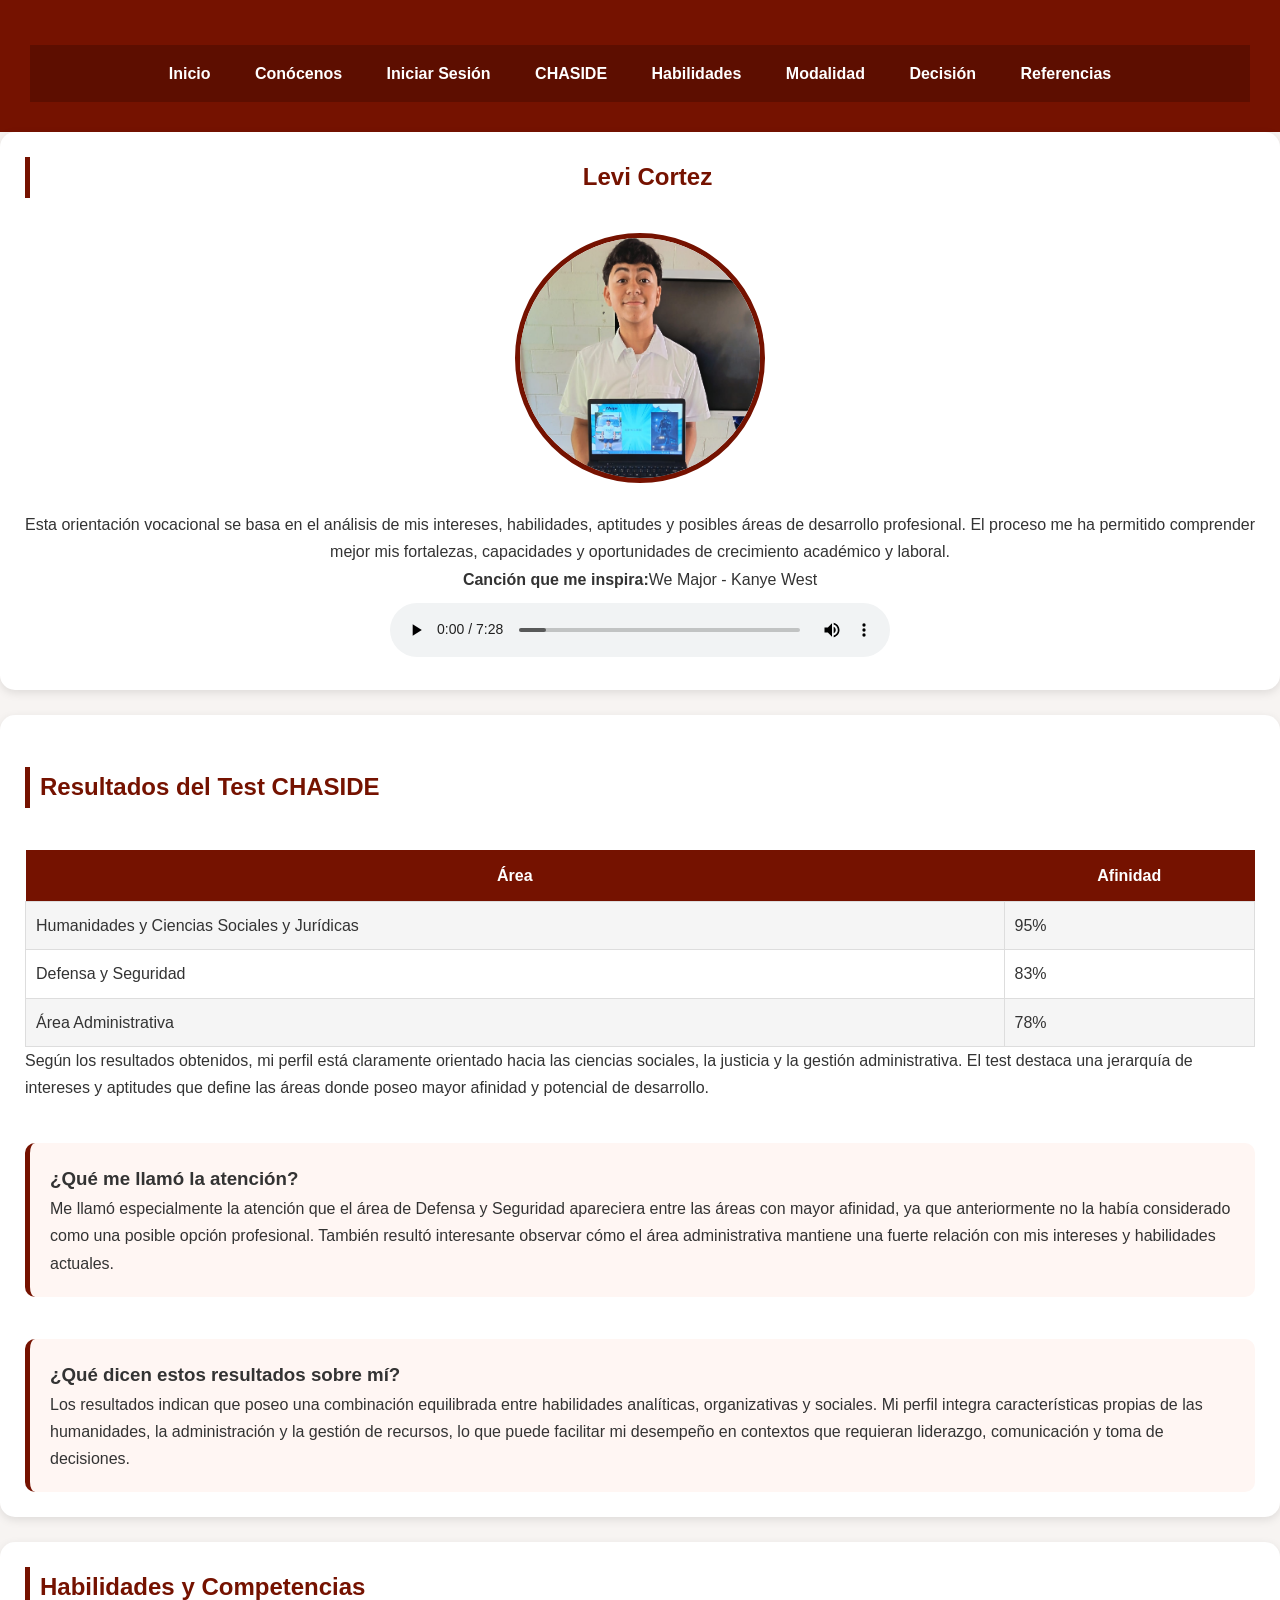
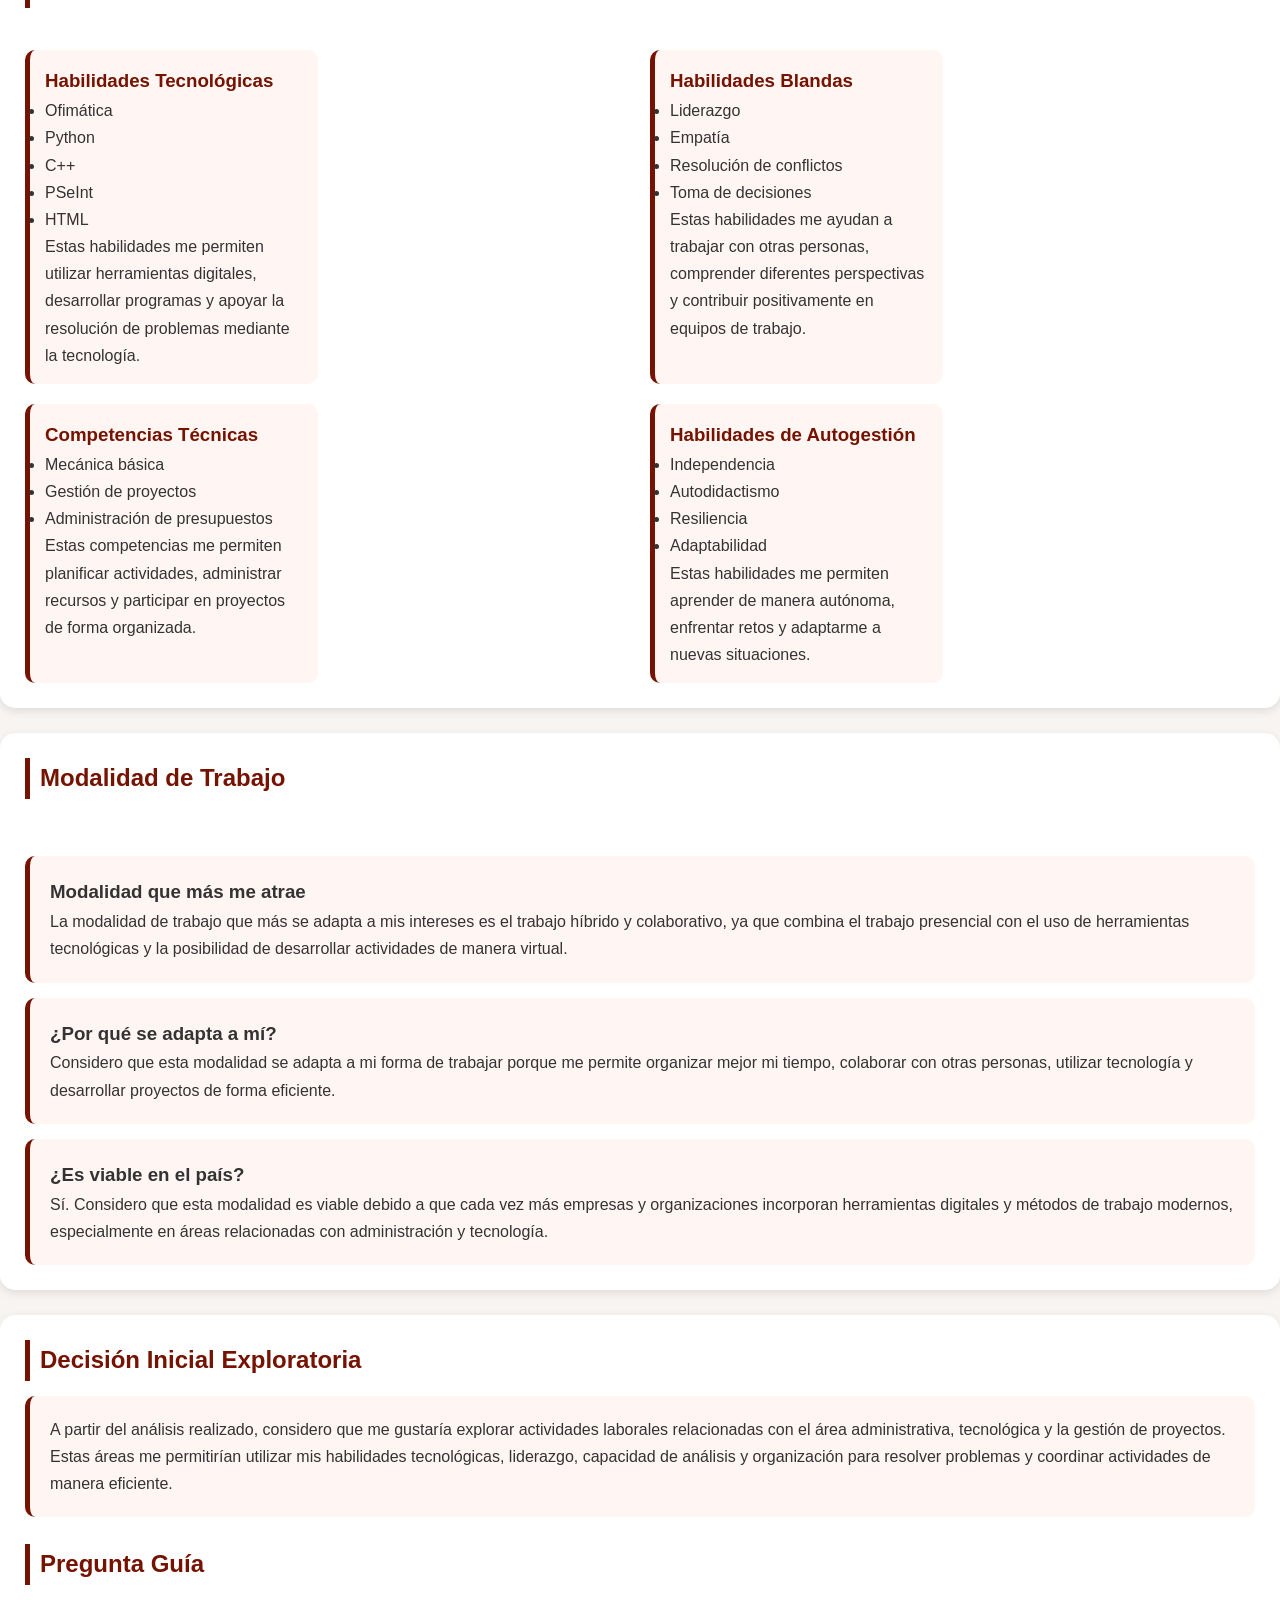
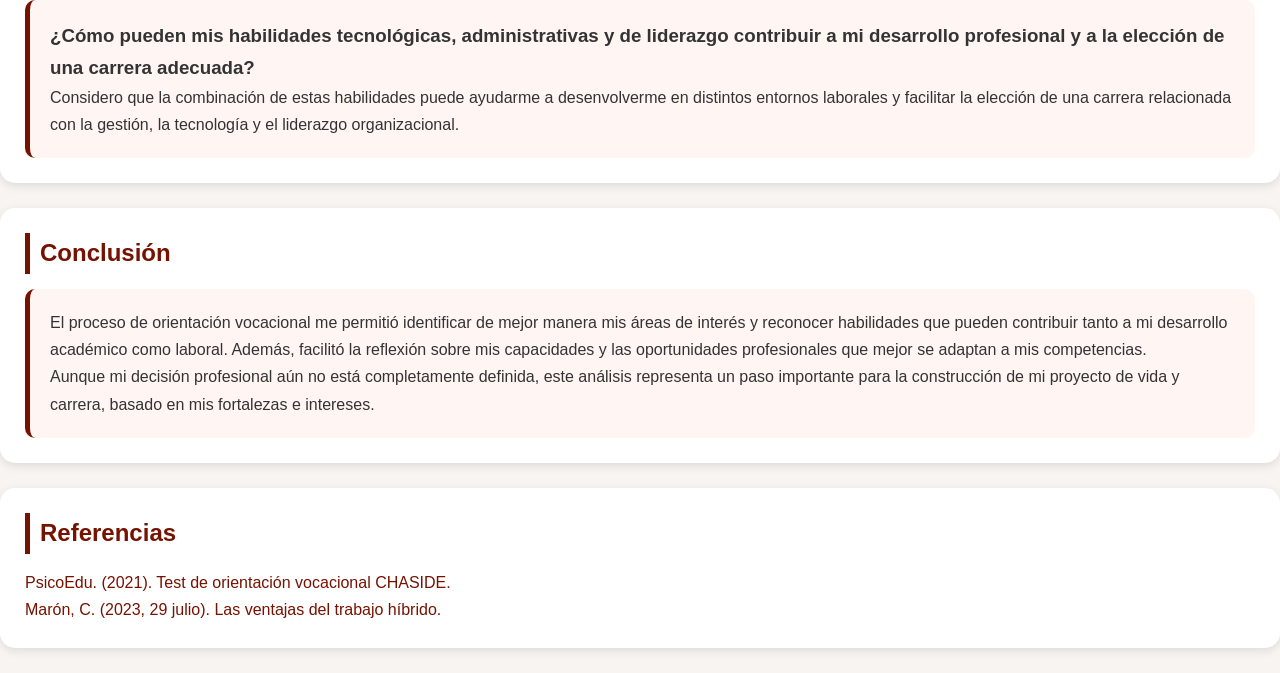
<file: paginas/Levi_Cortez.html>
<!DOCTYPE html>

<html lang="es">
<head>
    <meta charset="UTF-8">
    <meta name="viewport" content="width=device-width, initial-scale=1.0">
    <title>Levi Cortez</title>
    <link rel="stylesheet" href="../css/personas.css">
    
</head>

<body>



<header>
    <nav>
        <a href="../index.html">Inicio</a>
        <a href="personas.html">Conócenos</a>
        <a href="login.html">Iniciar Sesión</a>
        <a href="#chaside">CHASIDE</a>
        <a href="#habilidades">Habilidades</a>
        <a href="#modalidad">Modalidad</a>
        <a href="#decision">Decisión</a>
        <a href="#referencias">Referencias</a>
    </nav>

    </header>


<section class="hero" id="inicio">


<h2>Levi Cortez</h2>

<img src="../fotos/levi.jpeg" width="250"alt="Imagen de Levi">

<p>
    Esta orientación vocacional se basa en el análisis de mis intereses,
    habilidades, aptitudes y posibles áreas de desarrollo profesional.
    El proceso me ha permitido comprender mejor mis fortalezas,
    capacidades y oportunidades de crecimiento académico y laboral.
</p>

  <p><strong>Canción que me inspira:</strong>We Major - Kanye West</p>

            <audio controls>
    <source src="../videosYsonidos/We Major.mp3" type="audio/mpeg">
    
</section>




<section id="chaside">


<br>

<h2>Resultados del Test CHASIDE</h2>

<br>

<table class="tabla">

    <tr>
        <th>Área</th>
        <th>Afinidad</th>
    </tr>

    <tr>
        <td>Humanidades y Ciencias Sociales y Jurídicas</td>
        <td>95%</td>
    </tr>

    <tr>
        <td>Defensa y Seguridad</td>
        <td>83%</td>
    </tr>

    <tr>
        <td>Área Administrativa</td>
        <td>78%</td>
    </tr>

</table>

<p>
    Según los resultados obtenidos, mi perfil está claramente orientado
    hacia las ciencias sociales, la justicia y la gestión administrativa.
    El test destaca una jerarquía de intereses y aptitudes que define las
    áreas donde poseo mayor afinidad y potencial de desarrollo.
</p>

<br>

<div class="destacado">

    <h3>¿Qué me llamó la atención?</h3>

    <p>
        Me llamó especialmente la atención que el área de Defensa y
        Seguridad apareciera entre las áreas con mayor afinidad, ya que
        anteriormente no la había considerado como una posible opción
        profesional. También resultó interesante observar cómo el área
        administrativa mantiene una fuerte relación con mis intereses y
        habilidades actuales.
    </p>

</div>

<br>

<div class="destacado">

    <h3>¿Qué dicen estos resultados sobre mí?</h3>

    <p>
        Los resultados indican que poseo una combinación equilibrada entre
        habilidades analíticas, organizativas y sociales. Mi perfil integra
        características propias de las humanidades, la administración y la
        gestión de recursos, lo que puede facilitar mi desempeño en
        contextos que requieran liderazgo, comunicación y toma de
        decisiones.
    </p>

</div>


</section>



<section id="habilidades">


<h2>Habilidades y Competencias</h2>

<br>

<div class="cards">

    <article class="card">

        <h3>Habilidades Tecnológicas</h3>

        <ul>
            <li>Ofimática</li>
            <li>Python</li>
            <li>C++</li>
            <li>PSeInt</li>
            <li>HTML</li>
        </ul>

        <p>
            Estas habilidades me permiten utilizar herramientas digitales,
            desarrollar programas y apoyar la resolución de problemas
            mediante la tecnología.
        </p>

    </article>

    <br>

    <article class="card">

        <h3>Habilidades Blandas</h3>

        <ul>
            <li>Liderazgo</li>
            <li>Empatía</li>
            <li>Resolución de conflictos</li>
            <li>Toma de decisiones</li>
        </ul>

        <p>
            Estas habilidades me ayudan a trabajar con otras personas,
            comprender diferentes perspectivas y contribuir positivamente
            en equipos de trabajo.
        </p>

    </article>

    <br>

    <article class="card">

        <h3>Competencias Técnicas</h3>

        <ul>
            <li>Mecánica básica</li>
            <li>Gestión de proyectos</li>
            <li>Administración de presupuestos</li>
        </ul>

        <p>
            Estas competencias me permiten planificar actividades,
            administrar recursos y participar en proyectos de forma
            organizada.
        </p>

    </article>

    <br>

    <article class="card">

        <h3>Habilidades de Autogestión</h3>

        <ul>
            <li>Independencia</li>
            <li>Autodidactismo</li>
            <li>Resiliencia</li>
            <li>Adaptabilidad</li>
        </ul>

        <p>
            Estas habilidades me permiten aprender de manera autónoma,
            enfrentar retos y adaptarme a nuevas situaciones.
        </p>

    </article>

</div>


</section>


<section id="modalidad">


<h2>Modalidad de Trabajo</h2>

<br>

<div class="destacado">

    <h3>Modalidad que más me atrae</h3>

    <p>
        La modalidad de trabajo que más se adapta a mis intereses es el
        trabajo híbrido y colaborativo, ya que combina el trabajo
        presencial con el uso de herramientas tecnológicas y la
        posibilidad de desarrollar actividades de manera virtual.
    </p>

</div>

<div class="destacado">

    <h3>¿Por qué se adapta a mí?</h3>

    <p>
        Considero que esta modalidad se adapta a mi forma de trabajar
        porque me permite organizar mejor mi tiempo, colaborar con otras
        personas, utilizar tecnología y desarrollar proyectos de forma
        eficiente.
    </p>

</div>

<div class="destacado">

    <h3>¿Es viable en el país?</h3>

    <p>
        Sí. Considero que esta modalidad es viable debido a que cada vez
        más empresas y organizaciones incorporan herramientas digitales y
        métodos de trabajo modernos, especialmente en áreas relacionadas
        con administración y tecnología.
    </p>

</div>


</section>



<section id="decision">


<h2>Decisión Inicial Exploratoria</h2>

<div class="destacado">

    <p>
        A partir del análisis realizado, considero que me gustaría explorar
        actividades laborales relacionadas con el área administrativa,
        tecnológica y la gestión de proyectos.
    </p>

    <p>
        Estas áreas me permitirían utilizar mis habilidades tecnológicas,
        liderazgo, capacidad de análisis y organización para resolver
        problemas y coordinar actividades de manera eficiente.
    </p>

</div>

<br>

<h2>Pregunta Guía</h2>

<div class="destacado">

    <h3>
        ¿Cómo pueden mis habilidades tecnológicas, administrativas y de
        liderazgo contribuir a mi desarrollo profesional y a la elección
        de una carrera adecuada?
    </h3>

    <p>
        Considero que la combinación de estas habilidades puede ayudarme a
        desenvolverme en distintos entornos laborales y facilitar la
        elección de una carrera relacionada con la gestión, la tecnología
        y el liderazgo organizacional.
    </p>

</div>


</section>



<section id="conclusion">


<h2>Conclusión</h2>

<div class="destacado">

    <p>
        El proceso de orientación vocacional me permitió identificar de
        mejor manera mis áreas de interés y reconocer habilidades que
        pueden contribuir tanto a mi desarrollo académico como laboral.
        Además, facilitó la reflexión sobre mis capacidades y las
        oportunidades profesionales que mejor se adaptan a mis
        competencias.
    </p>

    <p>
        Aunque mi decisión profesional aún no está completamente definida,
        este análisis representa un paso importante para la construcción
        de mi proyecto de vida y carrera, basado en mis fortalezas e
        intereses.
    </p>

</div>


</section>

<section id="referencias">


<h2>Referencias</h2>

<ul class="referencias">

    <li>
        <a href="https://www.psicoedu.org/test-de-orientacion-vocacional-chaside/">
            PsicoEdu. (2021). Test de orientación vocacional CHASIDE.
        </a>
    </li>

    <li>
        <a href="https://www.elsalvador.com/h-opinion/h-editoriales/condiciones-de-trabajo-/1079124/2023/">
            Marón, C. (2023, 29 julio). Las ventajas del trabajo híbrido.
        </a>
    </li>

</ul>


</section>
</file>
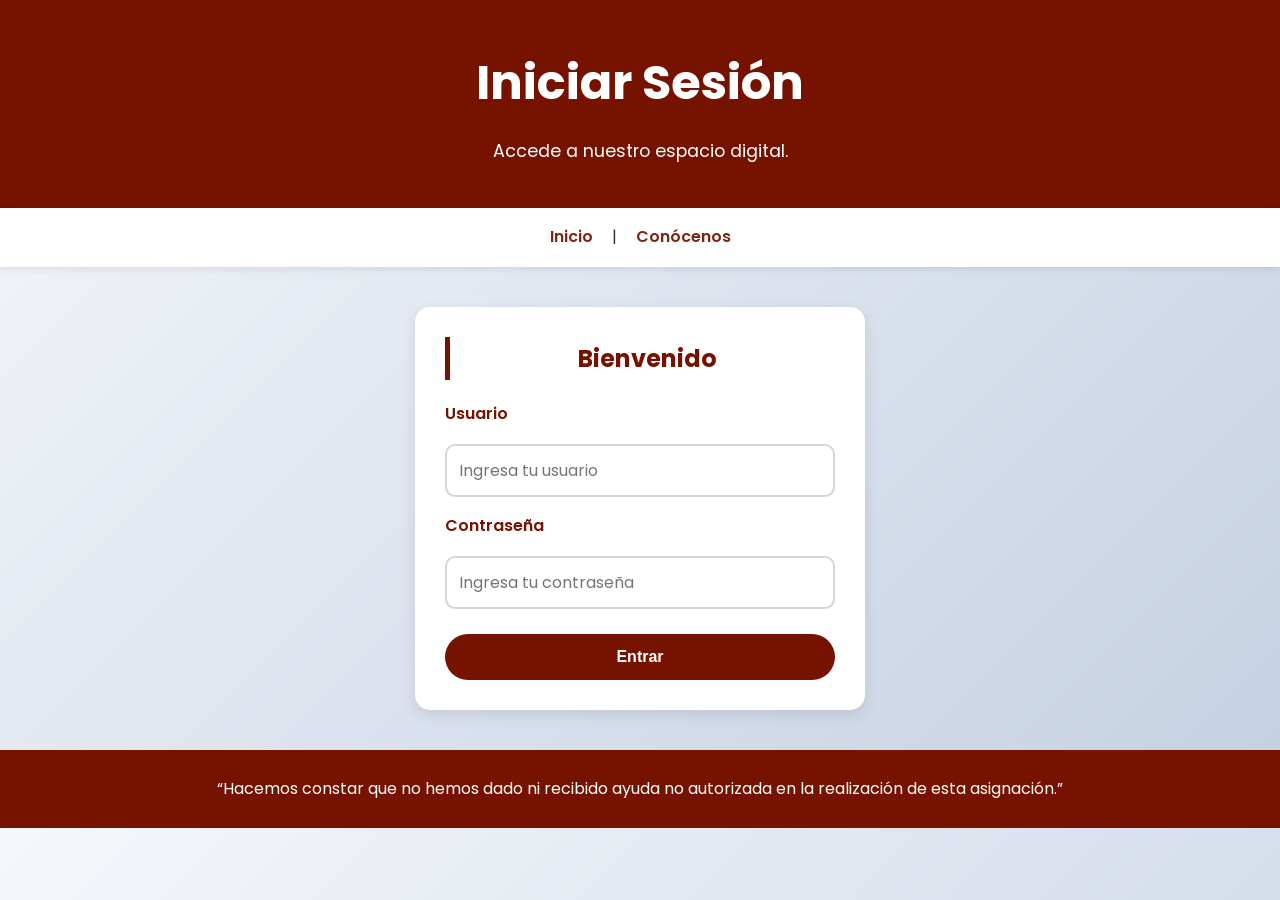
<file: paginas/login.html>
<!DOCTYPE html>
<html lang="es">

<head>
    <meta charset="UTF-8">
    <meta name="viewport" content="width=device-width, initial-scale=1.0">
    <title>Iniciar Sesión</title>

    <link rel="stylesheet" href="../css/estilos.css">
</head>

<body>

    <header>
        <h1>Iniciar Sesión</h1>
        <p>Accede a nuestro espacio digital.</p>
    </header>

    <nav>
        <a href="../index.html">Inicio</a> |
        <a href="personas.html">Conócenos</a>
    </nav>

    <main>

        <section class="login-box">

            <h2>Bienvenido</h2>

            <form>

                <label for="login-usuario">Usuario</label>
                <input type="text" id="login-usuario" placeholder="Ingresa tu usuario" required>

                <label for="login-pass">Contraseña</label>
                <input type="password" id="login-pass" placeholder="Ingresa tu contraseña" required>

                <button type="submit">
                    Entrar
                </button>

            </form>

        </section>

    </main>

    <footer>
        <p>
            “Hacemos constar que no hemos dado ni recibido ayuda no autorizada
            en la realización de esta asignación.”
        </p>
    </footer>

</body>

</html>
</file>
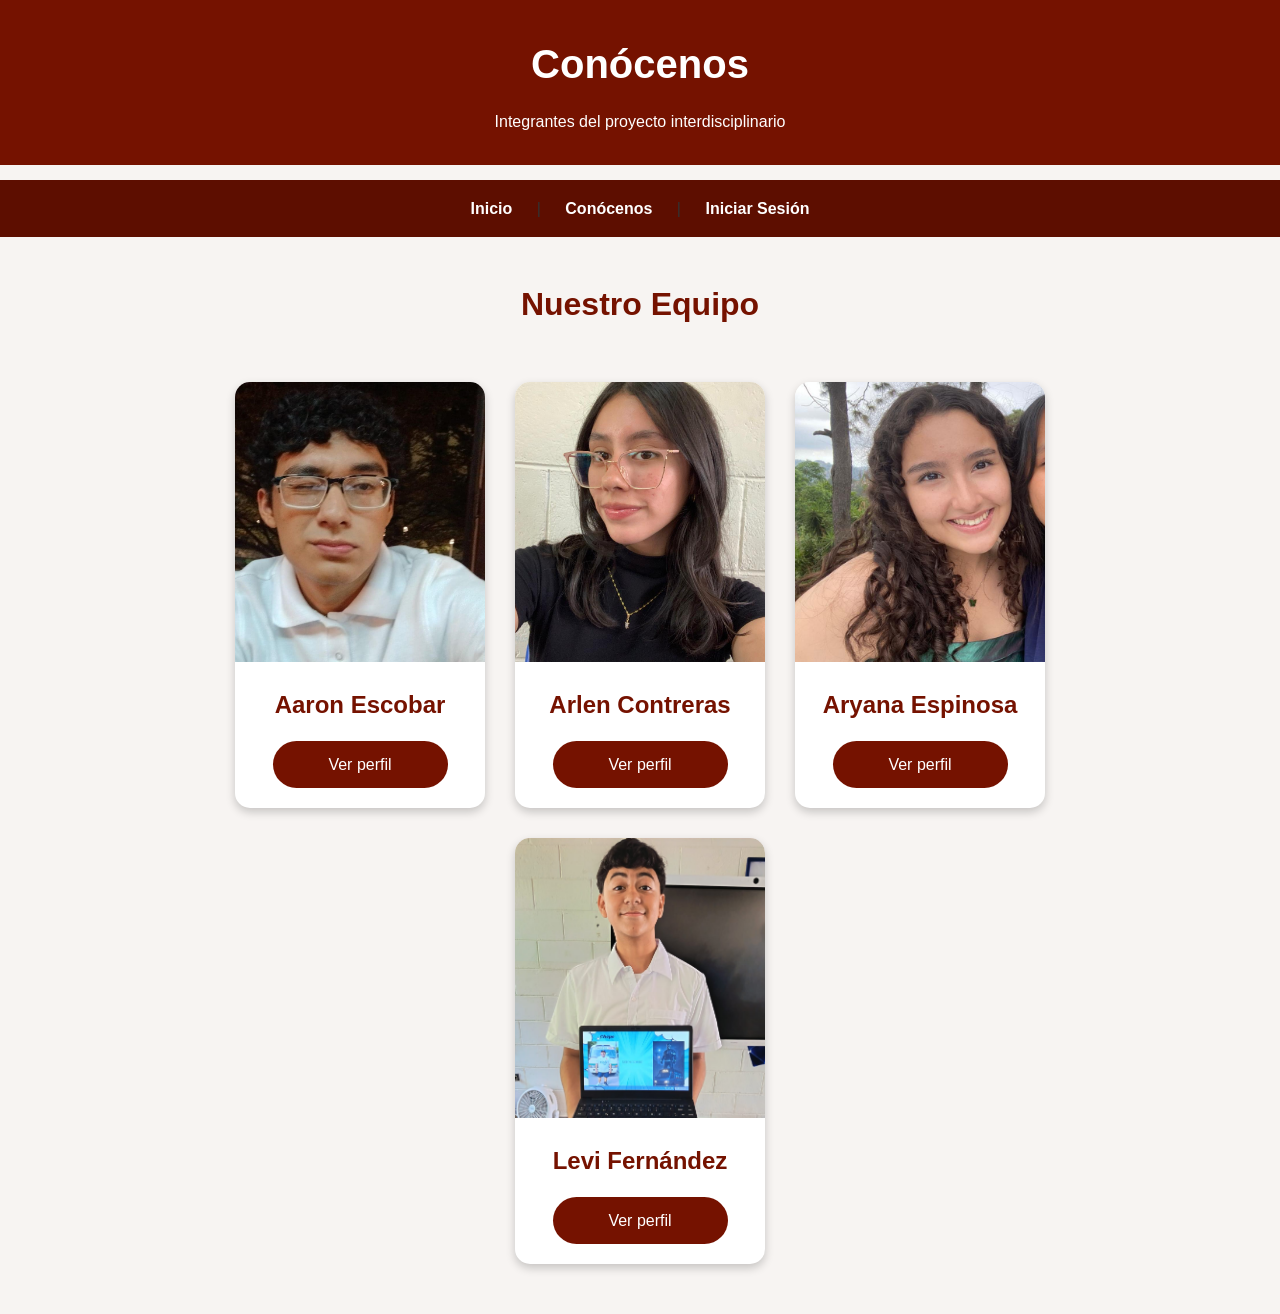
<file: paginas/personas.html>
<!DOCTYPE html>
<html lang="en">
<head>
  <meta charset="UTF-8">
  <meta name="viewport" content="width=device-width, initial-scale=1.0">
  
  <title>Conocenos </title>
  <link rel="stylesheet" href="../css/personas.css">
</head>

<body>
  <header>
    <h1>Conócenos</h1>
    <p>Integrantes del proyecto interdisciplinario</p>
   
</header>

<nav>
    <a href="../index.html">Inicio</a> |
    <a href="personas.html">Conócenos</a> |
    <a href="login.html">Iniciar Sesión</a>
</nav>

<main>

    <h2 class="titulo-seccion">Nuestro Equipo</h2>

    <div class="paneles">

        <!-- Aaron -->
        <div class="panel">
            <img src="../fotos/ma.jpeg" alt="Aaron Escobar">
            <h2>Aaron Escobar</h2>
            <a href="Aaron_Escobar.html">Ver perfil</a>
        </div>

        <!-- Arlen -->
        <div class="panel">
            <img src="../fotos/arlen.jpeg" alt="Arlen Contreras">
            <h2>Arlen Contreras</h2>
            <a href="Arlen_Contreras.html">Ver perfil</a>
        </div>

        <!-- Aryana -->
        <div class="panel">
            <img src="../fotos/ary.jpeg" alt="Aryana Espinosa">
            <h2>Aryana Espinosa</h2>
            <a href="Aryana_espinosa.html">Ver perfil</a>
        </div>

        <!-- Levi -->
        <div class="panel">
            <img src="../fotos/levi.jpeg" alt="Levi Fernández">
            <h2>Levi Fernández</h2>
            <a href="Levi_Cortez.html">Ver perfil</a>
        </div>

    </div>

</main>

</body>
</html>
</file>
<file: css/estilos.css>
@import url('https://fonts.googleapis.com/css2?family=Poppins:wght@300;400;600;700&display=swap');

*{
    margin:0;
    padding:0;
    box-sizing:border-box;
}

body{
    font-family:'Poppins', sans-serif;
    background:linear-gradient(135deg,#f5f7fa,#c3cfe2);
    color:#333;
    line-height:1.8;
}

/* Encabezado */
header{
    background:linear-gradient(135deg,#751200,#751200);
    color:white;
    padding:40px 20px;
    text-align:center;
    box-shadow:0 4px 10px rgba(0,0,0,0.2);
}

header h1{
    font-size:3rem;
    margin-bottom:10px;
}

header p{
    max-width:800px;
    margin:auto;
    font-size:1.1rem;
}

/* Menú */
nav{
    background:white;
    padding:15px;
    text-align:center;
    box-shadow:0 2px 8px rgba(0,0,0,0.1);
}

nav a{
    text-decoration:none;
    color:#751200eb;
    font-weight:600;
    margin:0 15px;
    transition:0.3s;
}

nav a:hover{
    color:#751200;
    border-bottom:3px solid #751200;
    padding-bottom:5px;
}

/* Contenido principal */
main{
    width:90%;
    max-width:1000px;
    margin:40px auto;
}

/* Tarjetas */
section{
    background:white;
    padding:30px;
    margin-bottom:25px;
    border-radius:15px;
    box-shadow:0 5px 15px rgba(0,0,0,0.1);
}

section h2{
    color:#751200;
    margin-bottom:20px;
    border-left:5px solid #751200;
    padding-left:10px;
}

section p{
    text-align:justify;
    margin-bottom:15px;
}

/* Lista de integrantes */
ul{
    list-style:none;
}

ul li{
    background:#eef4ff;
    margin:10px 0;
    padding:15px;
    border-radius:10px;
    border-left:5px solid #751200;
    transition:0.3s;
}

ul li:hover{
    transform:translateX(10px);
    background:#dbeafe;
}

/* Pie de página */
footer{
    background:#751200;
    color:white;
    text-align:center;
    padding:25px;
    margin-top:30px;
}

/* Responsive */
@media(max-width:768px){

    header h1{
        font-size:2rem;
    }

    nav a{
        display:block;
        margin:10px 0;
    }

    section{
        padding:20px;
    }
}


/* Tarjetas */

.panel{
    width:260px;
    background:white;
    border-radius:20px;
    overflow:hidden;
    box-shadow:0 8px 20px rgba(0,0,0,0.12);
    transition:all .3s ease;
}

.panel:hover{
    transform:translateY(-10px);
    box-shadow:0 15px 30px rgba(0,0,0,0.2);
}

/* Fotos */

.panel img{
    width:100%;
    height:280px;
    object-fit:cover;
}

/* Nombre */

.panel h2{
    color:#751200;
    font-size:1.3rem;
    margin:15px 0;
}

/* Botón */

.panel a{
    display:inline-block;
    margin-bottom:20px;
    text-decoration:none;
    background:#751200;
    color:white;
    padding:12px 20px;
    border-radius:30px;
    font-weight:600;
    transition:0.3s;
}

.panel a:hover{
    background:#751200;
    transform:scale(1.05);
}

/* Banner principal */

.banner{
    width:100%;
    overflow:hidden;
}

.banner img{
    width:100%;
    height:275px;
    object-fit:cover;
    display:block;
}

/* Login */

.login-box{
    max-width:450px;
    margin:40px auto;
    text-align:center;
}

.login-box form{
    display:flex;
    flex-direction:column;
    gap:15px;
}

.login-box label{
    text-align:left;
    font-weight:600;
    color:#751200;
}

.login-box input{
    padding:12px;
    border:2px solid #d1d5db;
    border-radius:10px;
    font-size:1rem;
    transition:0.3s;
    font-family:'Poppins', sans-serif;
}

.login-box input:focus{
    outline:none;
    border-color:#751200;
    box-shadow:0 0 8px rgba(117,18,0,0.2);
}

.login-box button{
    margin-top:10px;
    background:#751200;
    color:white;
    border:none;
    padding:14px;
    border-radius:30px;
    font-size:1rem;
    font-weight:600;
    cursor:pointer;
    transition:0.3s;
}

.login-box button:hover{
    transform:translateY(-3px);
    box-shadow:0 8px 15px rgba(0,0,0,0.15);
}

/* TELÉFONO (hasta 600px) */

@media (max-width: 600px){

    body{
        font-size:16px;
    }

    header h1{
        font-size:2rem;
    }

    header p{
        font-size:0.95rem;
    }

    nav a{
    display:inline-block;
    margin:0 15px;
    }

    section{
        padding:20px;
    }

    img{
        width:100%;
        height:auto;
    }

    .banner img{
        height:auto;
    }

    .login-box{
        width:95%;
    }

    .login-box input,
    .login-box button{
        width:100%;
    }

}

/* TABLET (601px a 900px) */

@media (min-width: 601px) and (max-width: 900px){

    header h1{
        font-size:2.5rem;
    }

    nav a{
        display:inline-block;
        margin:0 15px;
    }

    main{
        width:95%;
    }

    .login-box{
        width:80%;
    }

}
</file>
<file: css/personas.css>
/* PERSONAS */

*{
    margin:0;
    padding:0;
    box-sizing:border-box;
}

body{
    font-family:Arial, Helvetica, sans-serif;
    background:#f7f4f2;
    color:#333;
}

/* ENCABEZADO */

header{
    background:#751200;
    color:white;
    text-align:center;
    padding:30px;
}

header h1{
    margin-bottom:10px;
    font-size:2.5rem;
}

/* MENÚ */

nav{
    background:#5d0e00;
    text-align:center;
    padding:15px;
}

nav a{
    color:white;
    text-decoration:none;
    margin:0 15px;
    font-weight:bold;
}

nav a:hover{
    text-decoration:underline;
}

/* TÍTULO */

.titulo-seccion{
    text-align:center;
    color:#751200;
    margin-top:40px;
    margin-bottom:30px;
    font-size:2rem;
}

/* TARJETAS */

.paneles{
    display:flex;
    justify-content:center;
    flex-wrap:wrap;
    gap:30px;
    padding:20px;
}

.panel{
    width:250px;
    background:white;
    border-radius:15px;
    overflow:hidden;
    box-shadow:0 4px 10px rgba(0,0,0,0.2);
    transition:0.3s;
}

.panel:hover{
    transform:translateY(-5px);
}

.panel img{
    width:100%;
    height:280px;
    object-fit:cover;
}

.panel h2{
    color:#751200;
    margin:15px 0;
    text-align:center;
}

.panel a{
    display:block;
    width:70%;
    margin:0 auto 20px;
    text-align:center;
    text-decoration:none;
    background:#751200;
    color:white;
    padding:10px;
    border-radius:25px;
}

.panel a:hover{
    background:#9e2200;
}
/*PAGINAAS PERRSONAALEES XD*/
*{
    margin:0;
    padding:0;
    box-sizing:border-box;
}

html{
    scroll-behavior:smooth;
}

body{
    font-family:Arial, Helvetica, sans-serif;
    background:#f7f4f2;
    color:#333;
    line-height:1.7;
}

header{
    background:#751200;
    color:white;
    text-align:center;
    padding:30px;
}

nav{
    margin-top:15px;
}

nav a{
    color:white;
    text-decoration:none;
    margin:5px;
    padding:10px 15px;
    border-radius:20px;
}

nav a:hover{
    background:rgba(255,255,255,.2);
}

main{
    width:90%;
    max-width:1100px;
    margin:30px auto;
}

section{
    background:white;
    padding:25px;
    margin-bottom:25px;
    border-radius:15px;
    box-shadow:0 3px 10px rgba(0,0,0,.1);
}

section h2{
    color:#751200;
    margin-bottom:15px;
    border-left:5px solid #751200;
    padding-left:10px;
}

.hero{
    text-align:center;
}

.hero img{
    width:250px;
    height:250px;
    object-fit:cover;
    border-radius:50%;
    border:5px solid #751200;
    margin:20px 0;
}

.destacado{
    background:#fff6f3;
    border-left:5px solid #751200;
    padding:20px;
    border-radius:10px;
    margin-top:15px;
}

.cards{
    display:grid;
    grid-template-columns:repeat(auto-fit,minmax(250px,1fr));
    gap:20px;
}

.card{
    background:#fff6f3;
    border-left:5px solid #751200;
    padding:15px;
    border-radius:10px;
}

.card h3{
    color:#751200;
}

.tabla{
    width:100%;
    border-collapse:collapse;
}

.tabla th{
    background:#751200;
    color:white;
    padding:12px;
}

.tabla td{
    border:1px solid #ddd;
    padding:10px;
}

.tabla tr:nth-child(even){
    background:#f5f5f5;
}

audio{
    width:100%;
    max-width:500px;
    margin-top:10px;
}

.referencias{
    list-style:none;
}

.referencias a{
    color:#751200;
    text-decoration:none;
}

.referencias a:hover{
    text-decoration:underline;
}

footer{
    background:#751200;
    color:white;
    text-align:center;
    padding:20px;
}

/* TELÉFONO (hasta 600px) */

@media (max-width: 600px){

    body{
        font-size:16px;
    }

    nav{
        overflow-x:auto;
        white-space:nowrap;
        -webkit-overflow-scrolling:touch;
    }

    nav a{
    display:inline-block;
    margin:0 03px;
    }

    .titulo-seccion{
        font-size:1.7rem;
    }

    .paneles{
        flex-direction:column;
        align-items:center;
    }

    .panel{
        width:90%;
        max-width:350px;
    }

    .panel img{
        width:100%;
        height:auto;
    }

    .hero img{
        width:180px;
        height:180px;
    }

    .tabla{
        font-size:0.9rem;
    }

}

/* TABLET (601px a 900px)*/

@media (min-width: 601px) and (max-width: 900px){

    .paneles{
        justify-content:center;
    }

    nav a{
        display:inline-block;
        margin:0 03px;
    }

    nav{
        overflow-x:auto;
        overflow-y:hidden;
        white-space:nowrap;
        -webkit-overflow-scrolling:touch;
    }

    nav a{
        display:inline-block;
        white-space:nowrap;
        padding:10px 15px;
    }

    .panel{
        width:45%;
    }

    .hero img{
        width:220px;
        height:220px;
    }

}
</file>
